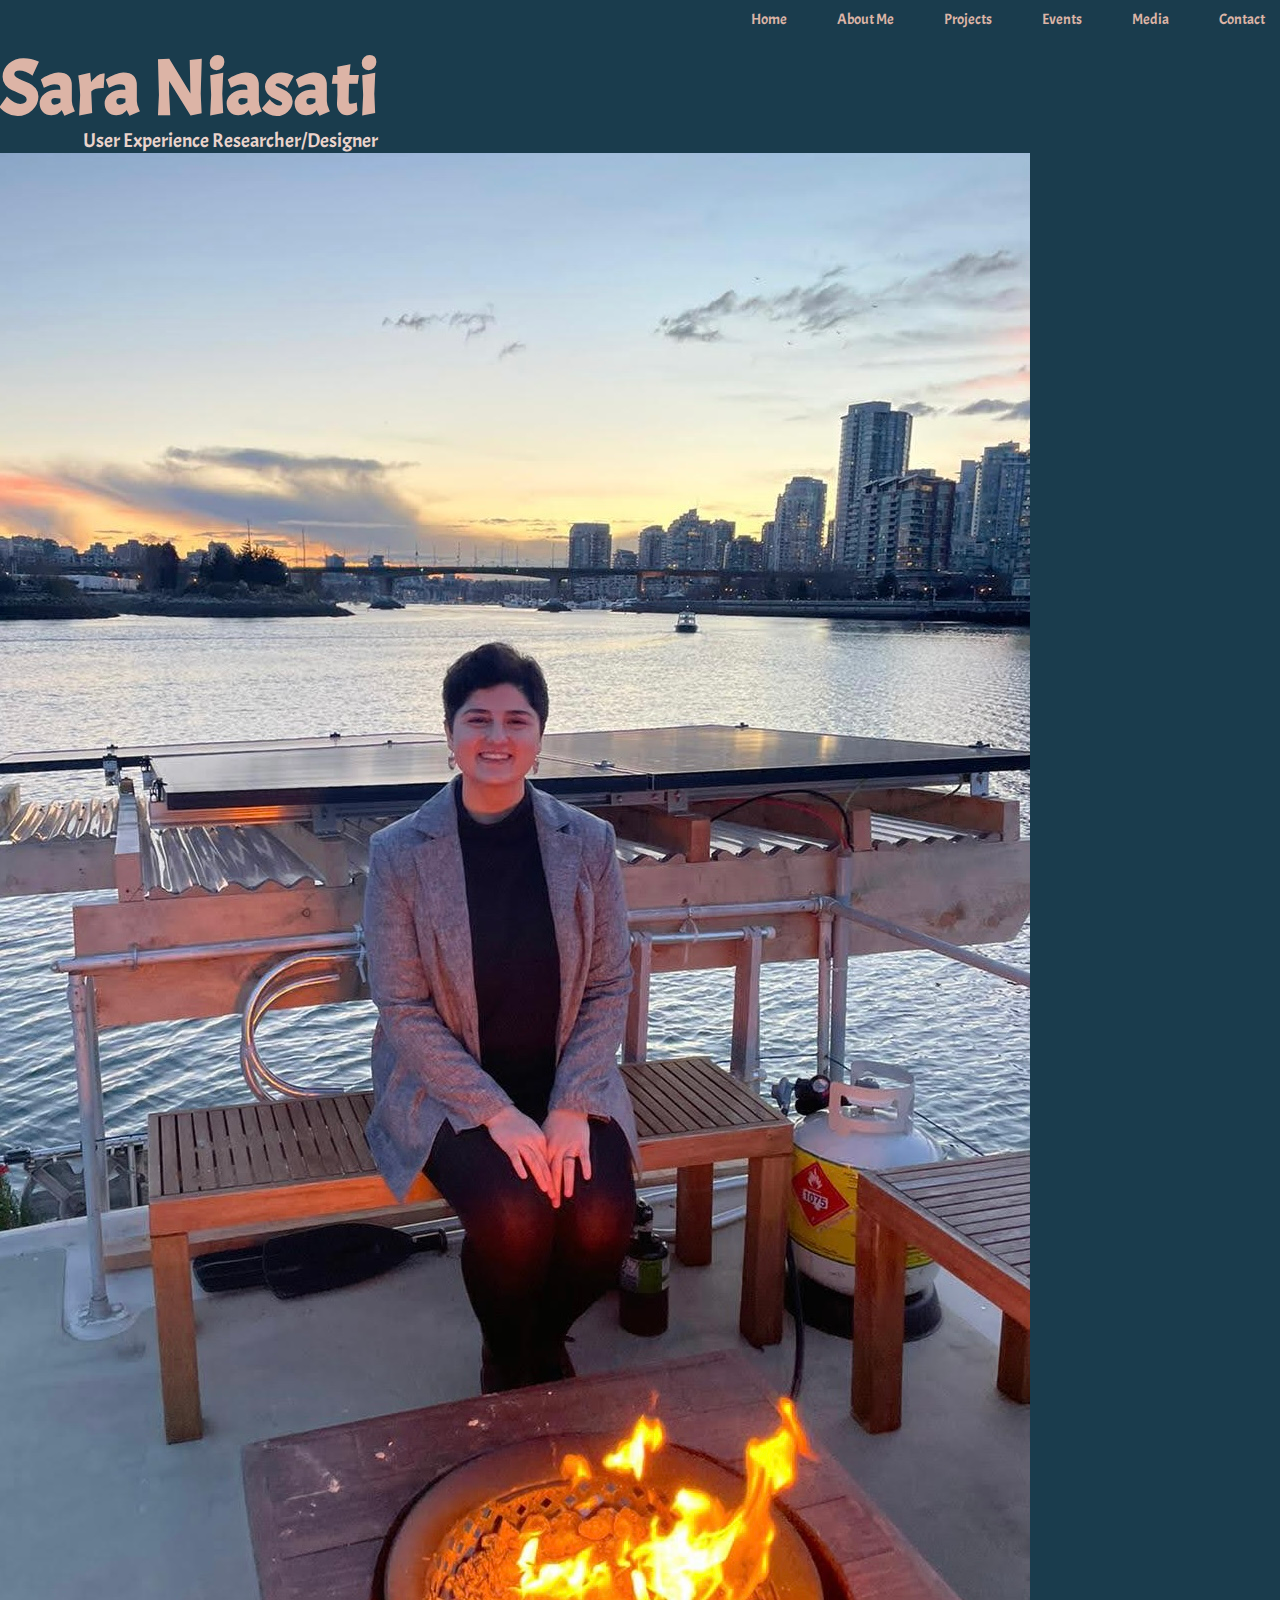
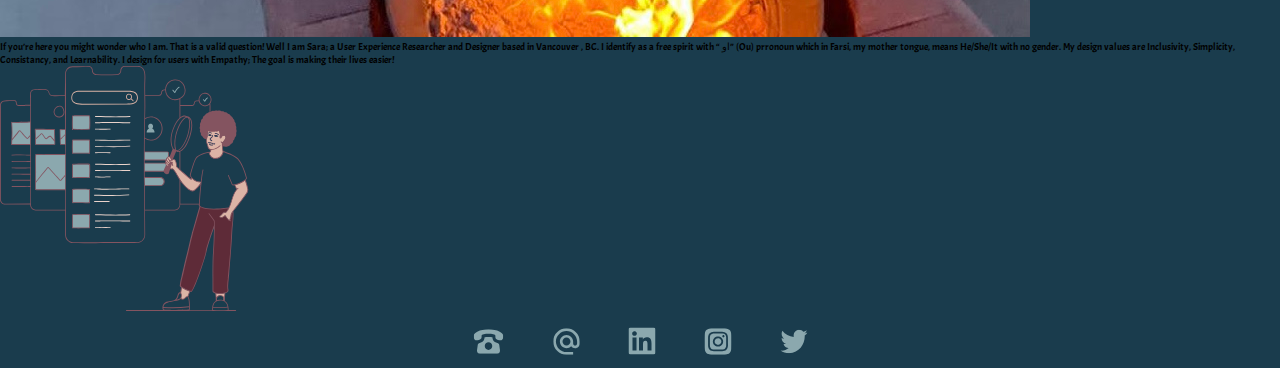
<file: index.html>
<!DOCTYPE html>
<html lang="en">

<head>
    <meta charset="UTF-8">
    <meta http-equiv="X-UA-Compatible" content="IE=edge">
    <meta name="viewport" content="width=device-width, initial-scale=1.0">
    <script defer src="main.js"></script>
    <link rel="stylesheet" href="Home.css">
    <link rel="preconnect" href="https://fonts.googleapis.com">
    <link rel="preconnect" href="https://fonts.gstatic.com" crossorigin>
    <link href="https://fonts.googleapis.com/css2?family=Acme&display=swap" rel="stylesheet">
    <title>Sara Niasati</title>
</head>

<body>
    <header class="header">
        <nav class="navbar">
            <ul class="nav-menu">
                <li class="nav-item">
                    <a href="#" class="nav-link">Home</a>
                </li>
                <li class="nav-item">
                    <a href="#" class="nav-link">About Me</a>
                </li>
                <li class="nav-item">
                    <a href="#" class="nav-link">Projects</a>
                </li>
                <li class="nav-item">
                    <a href="#" class="nav-link">Events</a>
                </li>
                <li class="nav-item">
                    <a href="#" class="nav-link">Media</a>
                </li>
                <li class="nav-item">
                    <a href="#" class="nav-link">Contact</a>
                </li>
            </ul>
            <div class="hamburger">
                <span class="bar"></span>
                <span class="bar"></span>
                <span class="bar"></span>
            </div>
        </nav>
    </header>
    <div class="big-wrapper">
        <div class="small-wrapper">
            <h1 class="pink-title">Sara Niasati</h1>
            <p class="yellow-text"> User Experience Researcher/Designer</p>
        </div>
    </div>
    <div class="introduction">
        <div class="banner">
            <div class="banner-item">
                <img src="/media/IMG_7860.JPG" alt="">
            </div>
            <div class="banner-item"> If you’re here you might wonder who I am. That is a valid question!
                Well I am Sara;  a User Experience Researcher and Designer based in Vancouver , BC. I  identify as a free spirit with “ او” (Ou) prronoun which in Farsi, my mother tongue, means He/She/It with no gender. 
                My design values are Inclusivity,  Simplicity, Consistancy,  and Learnability. I design for users with Empathy; The goal is making their lives easier!</div>
            <div class="banner-item"> <svg width="249" height="245" viewBox="0 0 249 245" fill="none" xmlns="http://www.w3.org/2000/svg">
                <g clip-path="url(#clip0_68_1309)">
                <path d="M214.39 159.441C214.39 159.441 208.138 177.414 207.318 180.533C206.497 183.652 205.638 188.179 204.14 192.98C202.643 197.781 198.28 211.269 195.766 216.972C193.253 222.676 192.263 225.18 191.26 225.494C190.258 225.809 180.738 221.609 180.36 219.845C180.126 218.71 188.044 185.649 193.917 162.08C197.316 148.484 200.064 140.605 200.064 140.605C200.064 140.605 201.366 141.713 207.644 142.766C213.921 143.82 228.975 141.877 228.975 141.877C228.975 141.877 226.996 145.762 225.876 146.241C224.756 146.719 224.183 145.912 223.662 146.241C223.141 146.569 221.591 148.689 221.123 149.127C220.654 149.565 219.612 149.948 219.625 150.194C219.717 150.5 219.887 150.774 220.117 150.986C220.346 151.198 220.626 151.34 220.927 151.398C222.043 151.354 223.12 150.953 224.014 150.249C224.6 149.77 225.029 149.373 225.029 149.373C225.029 149.373 228.65 154.092 229.405 154.42C230.161 154.749 230.851 150.659 230.968 149.756C231.094 148.102 231.816 146.561 232.987 145.447C232.987 145.447 231.411 178.905 230.447 189.506C229.483 200.107 228.038 222.334 228.077 223.306C228.116 224.277 228.546 225.781 226.202 226.411C223.857 227.04 215.47 229.051 213.035 225.193C213.035 225.193 213.322 192.898 213.309 188.658C213.283 185.197 214.22 182.065 214.39 159.441Z" fill="#5E2B38"/>
                <path d="M234.68 118.761C238.527 118.102 242.155 116.436 245.228 113.918C246.267 116.824 247.137 119.793 247.833 122.809C248.115 123.962 247.956 125.184 247.39 126.215C246.804 127.132 240.983 135.079 237.987 138.936C234.992 142.794 231.476 146.788 231.215 148.142C230.955 149.496 230.395 154.202 229.379 154.284C228.363 154.366 225.472 149.113 225.095 149.401C224.717 149.688 222.698 151.644 221.331 151.534C219.963 151.425 219.299 150.385 219.833 150.057C220.683 149.612 221.423 148.966 221.995 148.169C222.315 147.635 222.749 147.185 223.261 146.856C223.774 146.526 224.352 146.325 224.951 146.268C225.85 146.378 226.006 146.378 226.462 145.981C228.962 142.421 230.788 138.391 231.841 134.108C232.831 130.2 234.563 126.543 236.933 123.357L234.68 118.761Z" fill="#DCB4A6"/>
                <path d="M144.26 85.8774H167.441C167.735 85.8916 168.012 86.025 168.213 86.2496C168.415 86.4742 168.526 86.7724 168.522 87.0811V92.9355C168.522 93.0827 168.494 93.2285 168.439 93.364C168.384 93.4995 168.304 93.622 168.203 93.7242C168.102 93.8263 167.983 93.9061 167.852 93.9586C167.721 94.0111 167.581 94.0353 167.441 94.0298H144.26V85.8774Z" fill="#8BA8AE"/>
                <path d="M168.522 97.1211H144.273V105.274H168.522V97.1211Z" fill="#8BA8AE"/>
                <path d="M200.976 117.105C200.976 117.105 195.48 124.806 193.162 125.025C190.844 125.244 187.432 122.946 184.723 119.814C182.245 117.068 180.061 114.045 178.211 110.8C176.388 107.517 173.406 102.593 172.572 102.811C171.739 103.03 168.926 103.14 167.91 102.1C167.186 101.165 166.682 100.063 166.438 98.8856C165.985 98.3181 165.716 97.6138 165.67 96.8749C165.761 95.9721 166.021 95.9448 166.021 95.9448C166.021 95.9448 165.566 94.8368 166.021 94.358C166.477 93.8793 166.751 93.8793 166.751 93.8793C166.751 93.8793 166.412 92.5935 166.933 92.1832C167.454 91.7728 167.78 91.8275 167.78 91.8275C167.78 91.8275 167.936 90.6922 168.874 90.6375C169.811 90.5828 171.061 92.1831 171.882 94.0571C171.882 94.0571 174.382 93.0586 175.112 94.0571C176.414 95.9584 176.492 97.9281 176.518 100.554C181.089 104.795 178.107 102.155 190.844 113.166L191.859 111.689C193.124 113.549 194.966 114.889 197.069 115.478C198.379 115.759 199.706 115.941 201.041 116.025L200.976 117.105Z" fill="#DCB4A6"/>
                <path d="M181.636 221.254L180.777 227.108C181.237 227.696 181.473 228.441 181.441 229.201C181.357 230.265 181.2 231.321 180.972 232.361C181.316 232.732 181.753 232.994 182.232 233.115C182.712 233.236 183.214 233.212 183.681 233.045C185.283 232.457 186.194 230.624 187.028 230.651C187.861 230.678 187.809 230.815 187.809 230.815L189.867 225.234C189.867 225.234 183.017 222.43 181.636 221.254Z" fill="#DCB4A6"/>
                <path d="M216.799 234.522L216.395 235.014L215.627 227.108C218.711 227.704 221.878 227.639 224.938 226.917L224.261 235.014L223.584 234.7C223.584 234.7 224.014 231.034 222.92 230.336C221.826 229.639 218.843 228.695 217.554 230.501C216.265 232.306 216.33 233.305 216.799 234.522Z" fill="#DCB4A6"/>
                <path d="M222.581 69.723L219.39 63.6086L207.943 64.443C207.943 64.443 207.526 68.4508 207.383 69.1895C207.425 70.137 207.232 71.0797 206.823 71.9252C206.029 73.7992 206.823 76.9315 207.031 77.5608C207.24 78.19 207.839 79.8314 208.217 81.3771C208.594 82.9227 210.821 83.5109 210.821 83.5109C210.883 84.3763 210.744 85.2444 210.417 86.0414C209.923 86.9169 208.998 86.1782 208.998 86.1782C208.998 86.1782 209.883 92.8944 216.213 92.3062C217.905 92.2622 219.527 91.5892 220.791 90.407C222.055 89.2248 222.878 87.61 223.115 85.8499C222.438 84.4821 222.216 77.3556 222.282 76.5759C222.471 76.585 222.66 76.5506 222.836 76.475C223.011 76.3994 223.169 76.2844 223.297 76.1382C224.391 75.0302 224.209 74.401 225.303 73.3204C226.397 72.2398 226.202 67.9311 222.581 69.723ZM209.753 70.0786C209.461 70.0899 209.174 69.9976 208.937 69.8165C208.701 69.6353 208.53 69.3759 208.451 69.0801C208.451 69.0801 208.724 68.3688 209.883 68.656C211.043 68.9433 211.082 69.5588 211.082 69.5588C210.925 69.7623 210.719 69.9179 210.485 70.0094C210.251 70.1008 209.999 70.1247 209.753 70.0786ZM214.455 69.9555C214.455 69.9555 214.637 69.5041 215.614 69.34C216.59 69.1758 217.815 70.4753 217.815 70.4753C217.815 70.4753 215.301 71.6516 214.455 69.9555Z" fill="#DCB4A6"/>
                <path d="M144.286 111.566H160.2C161.236 111.566 162.23 111.998 162.963 112.768C163.695 113.537 164.107 114.581 164.107 115.669C164.107 116.758 163.695 117.801 162.963 118.571C162.23 119.34 161.236 119.773 160.2 119.773H144.846L144.286 111.566Z" fill="#8BA8AE"/>
                <path d="M65.5345 88.5036C53.9699 88.5036 45.1532 88.7909 35.7245 88.5036C35.2035 94.3717 35.7245 100.527 35.6072 106.45C35.6072 111.921 35.3728 117.393 35.4379 122.864C35.4139 123.049 35.4506 123.237 35.5421 123.398C35.6421 123.505 35.7657 123.585 35.902 123.63C36.0382 123.675 36.183 123.685 36.3235 123.657C44.3979 123.575 44.6974 123.767 65.5345 123.767V88.5036Z" fill="#8BA8AE"/>
                <path d="M65.3521 63.6907C64.9745 63.6907 59.9866 63.6907 59.9866 63.5266C59.9866 64.8944 60.221 78.3541 60.4033 78.3541H65.5344L65.3521 63.6907Z" fill="#8BA8AE"/>
                <path d="M30.5152 56.0444C27.2464 56.1812 24.1729 56.4411 20.9041 56.4274C20.1487 56.4274 11.6706 56.4274 11.6576 56.3043C12.2155 63.6814 12.1675 71.0952 11.5143 78.4636C13.6762 78.4636 24.5375 78.4636 30.5152 78.4636V56.0444Z" fill="#8BA8AE"/>
                <path d="M54.5039 63.4308C48.5392 63.636 35.2296 63.0478 35.2296 63.4308C35.2296 66.1666 35.5551 68.6424 35.5291 71.3507C35.5291 73.7034 35.5291 76.0698 35.5291 78.4225H54.7643C55.0508 78.4225 54.7643 71.6653 54.7643 71.2003C54.7643 70.7352 54.4518 63.4308 54.5039 63.4308Z" fill="#8BA8AE"/>
                <path d="M89.6014 63.0752C89.1977 63.5676 72.8275 63.4582 72.554 63.0752C72.274 58.6939 72.274 54.2978 72.554 49.9165C72.8536 49.766 89.3279 49.5608 89.6014 49.9165C89.8749 50.2721 89.9921 62.5828 89.6014 63.0752Z" fill="#8BA8AE"/>
                <path d="M89.6013 87.2862C89.4971 87.4093 84.8348 87.1905 80.2767 87.1631C76.487 87.1631 72.6712 87.341 72.554 87.2862C72.3196 82.9034 72.3196 78.5103 72.554 74.1275C72.7754 73.9633 89.4841 73.8539 89.6013 74.1275C89.7185 74.401 89.7837 87.04 89.6013 87.2862Z" fill="#8BA8AE"/>
                <path d="M89.6014 111.566C89.393 112.003 85.3558 111.443 81.0842 111.566C76.8126 111.689 72.6452 111.894 72.554 111.566C72.3847 111.005 72.6322 98.612 72.554 98.4069C72.4759 98.2017 89.1846 97.9281 89.6014 98.4069C90.0181 98.8856 89.7967 111.06 89.6014 111.566Z" fill="#8BA8AE"/>
                <path d="M89.6013 136.693C89.6013 137.172 80.2116 136.447 72.567 136.693V123.534C72.567 122.891 89.6013 123.001 89.6013 123.534V136.693Z" fill="#8BA8AE"/>
                <path d="M89.6014 161.903C89.6014 161.903 72.8666 162.176 72.554 161.903C72.2415 161.629 72.6973 149.072 72.554 148.744C72.4108 148.416 89.3279 147.992 89.6014 148.744C89.8749 149.496 89.6014 161.903 89.6014 161.903Z" fill="#8BA8AE"/>
                <path d="M35.0993 71.3097C35.0993 75.3039 35.0993 77.2872 35.0993 78.3952C35.0993 78.5113 35.1432 78.6226 35.2214 78.7047C35.2996 78.7868 35.4056 78.8329 35.5161 78.8329C49.4118 78.8329 53.3839 78.8329 54.569 78.8329C55.0248 78.8329 55.1941 78.8329 55.2723 78.0806C55.4546 76.3845 55.0769 71.5696 54.9337 63.9507C54.9373 63.8257 54.9165 63.7013 54.8726 63.5851C54.8287 63.4688 54.7627 63.3633 54.6785 63.2749C54.5943 63.1864 54.4938 63.1171 54.3832 63.071C54.2725 63.0249 54.154 63.0031 54.035 63.0069C51.4304 63.0889 48.8258 63.0069 46.2211 63.0069C35.9198 62.829 34.7998 62.6922 34.7998 63.4309C34.8389 66.0845 35.1384 68.6424 35.0993 71.3097ZM54.4388 77.9575H35.9328V73.553C35.9328 73.553 40.6993 68.9023 40.8426 68.7382C41.4026 68.0953 41.5979 67.8764 41.9495 68.3004C42.7147 69.2177 43.4279 70.1814 44.0853 71.1866C44.404 71.7268 44.775 72.2311 45.1923 72.6913C46.0388 73.553 46.677 73.0469 47.1849 72.6913C47.5696 72.4074 47.9392 72.1014 48.2918 71.7748C48.7389 71.3315 49.254 70.9708 49.8155 70.7079C50.3234 70.53 50.61 70.831 51.1179 71.5423C51.4044 71.9253 51.222 71.6927 54.4127 75.4817C54.4778 76.9179 54.4648 77.6292 54.4388 77.9575ZM54.0871 63.8823C54.0871 64.5252 54.3737 73.3341 54.3997 74.0454L51.7951 70.9404C51.3132 70.2975 50.636 69.4084 49.529 69.8188C48.5814 70.3119 47.7045 70.9427 46.9244 71.6927C46.169 72.2399 46.13 72.4724 45.7132 72.062C45.113 71.2962 44.5522 70.4971 44.0332 69.6683C42.4184 67.5481 41.8844 66.1666 40.1263 68.1363C39.7486 68.5603 40.1263 68.1363 35.8286 72.3493C35.8286 67.2472 35.6333 67.3293 35.5551 63.7865C38.4072 63.6087 48.6044 64.0464 54.0871 63.8823Z" fill="#845460"/>
                <path d="M72.3717 49.5198C72.2427 49.6029 72.1494 49.7353 72.1112 49.8891C71.955 50.532 71.7726 62.6922 72.2154 63.3351C72.3587 63.5403 72.4498 63.6634 75.8098 63.7591C76.6824 63.7591 89.3279 64.1011 89.927 63.3488C90.526 62.5964 90.3697 50.231 89.927 49.6702C89.4842 49.1094 72.5019 49.4514 72.3717 49.5198ZM89.3018 62.7332C83.8579 63.0478 78.4017 63.0478 72.9577 62.7332C72.7624 61.1328 72.7494 52.0229 72.9577 50.3405C74.9503 50.2037 87.4656 50.0806 89.3018 50.3405C89.5211 54.4686 89.508 58.6067 89.2628 62.7332H89.3018Z" fill="#845460"/>
                <path d="M80.2767 87.6008C88.9502 87.6008 89.6144 87.9701 89.9269 87.6008C90.4218 86.9306 90.0051 74.0044 89.9269 73.9223C89.8506 73.804 89.7341 73.7209 89.6013 73.6897C89.4711 73.6897 72.8926 73.3615 72.2935 73.7855C71.6944 74.2095 72.046 86.7938 72.046 86.9442C72.1762 88.2164 71.8768 87.5871 80.2767 87.6008ZM72.9186 74.5241C74.9242 74.4284 87.2441 74.319 89.2237 74.5241C89.3278 76.2613 89.3278 85.1524 89.2237 86.8348C88.7288 86.8348 81.1231 86.6707 79.6906 86.6707C76.565 86.6707 74.1558 86.7938 72.9056 86.8075C72.7624 85.084 72.7754 76.275 72.9186 74.5241Z" fill="#845460"/>
                <path d="M72.3326 97.9555C72.1633 98.0649 72.0591 98.2153 72.1373 98.4068C72.2154 99.1181 71.9419 110.95 72.1373 111.634C72.2936 112.099 72.4368 112.14 77.1773 111.99C87.3874 111.675 89.5363 112.619 89.966 111.689C89.966 111.607 90.5911 98.8582 89.966 98.0102C89.3409 97.1621 72.4498 97.8871 72.3326 97.9555ZM89.2628 111.196C88.3381 111.333 85.3558 110.991 81.8786 110.991C80.2507 110.991 73.9605 111.251 72.9838 111.155C72.8926 109.432 73.0489 100.39 72.9838 98.7215C75.1977 98.5436 87.5698 98.3932 89.2498 98.7215C89.4484 102.877 89.4397 107.041 89.2237 111.196H89.2628Z" fill="#845460"/>
                <path d="M72.58 137.145C80.3939 136.83 89.2106 137.719 89.8748 137.035C90.0832 136.83 90.0181 137.774 90.0181 123.534C90.0181 123.069 90.0181 122.659 80.5112 122.659C78.3623 122.659 76.4088 122.659 75.0023 122.755C72.4758 122.878 72.1503 123.028 72.1503 123.534C72.1503 137.774 72.1503 136.816 72.2675 137.008C72.3537 137.09 72.464 137.138 72.58 137.145ZM72.9838 123.822C78.3774 123.425 83.7909 123.425 89.1846 123.822V136.365C87.7781 136.515 80.2637 136.187 76.7605 136.187C75.1065 136.187 73.674 136.187 72.9838 136.187V123.822Z" fill="#845460"/>
                <path d="M89.0804 148.101C87.5176 147.868 72.7493 147.732 72.2284 148.457C72.1242 148.593 72.0852 148.703 72.1503 148.84C72.2154 148.976 72.1503 151.37 72.1503 153.545C72.0461 158.757 72.0461 160.808 72.0461 161.588C72.0461 162.368 72.2154 162.286 72.7754 162.34C75.1326 162.587 84.6786 162.422 89.5753 162.34C89.6294 162.342 89.6833 162.333 89.7338 162.312C89.7843 162.292 89.8303 162.261 89.8692 162.221C89.9081 162.182 89.939 162.134 89.9601 162.082C89.9812 162.029 89.9921 161.973 89.992 161.916C89.992 158.975 90.2395 149.359 89.992 148.593C89.8878 148.293 89.5753 148.183 89.0804 148.101ZM89.1846 161.465C83.1549 161.561 74.4814 161.643 72.9056 161.465C72.7624 159.755 73.0489 150.714 72.9968 149.017C75.2107 148.703 87.6088 148.511 89.2237 149.017C89.3539 150.235 89.2758 156.992 89.1846 161.465Z" fill="#845460"/>
                <path d="M131.484 24.9668C129.348 24.6658 132.304 24.789 80.4069 24.8026C77.4636 24.8026 72.5929 24.8026 71.499 29.8911C71.0562 32.0249 71.499 34.9111 73.0748 36.2926C75.4711 38.3444 78.5315 38.6316 81.5268 38.6316L126.275 38.5359C129.674 38.5359 133.906 38.659 136.237 36.2516C136.798 35.6264 137.233 34.8885 137.515 34.0821C137.797 33.2757 137.921 32.4177 137.878 31.5598C137.878 27.7572 135.782 25.6097 131.484 24.9668ZM126.275 37.6605C126.275 37.6605 85.9026 37.6605 82.2561 37.7425C79.1827 37.7425 75.979 37.6468 73.5827 35.6087C72.2804 34.4734 71.9288 31.9018 72.2804 30.1373C73.1139 26.0337 76.7343 25.7328 80.3678 25.7328C80.3678 25.7328 127.811 25.637 129.596 25.7328C133.789 25.9653 136.993 27.2101 136.993 31.6145C137.032 37.4416 131.862 37.7015 126.288 37.7015L126.275 37.6605Z" fill="#DCB4A6"/>
                <path d="M133.463 34.4323L131.471 32.5994C131.901 31.9399 132.077 31.1337 131.964 30.3432C131.85 29.5528 131.456 28.8368 130.86 28.3397C130.264 27.8425 129.511 27.601 128.752 27.664C127.993 27.7269 127.286 28.0895 126.771 28.6788C126.257 29.268 125.974 30.0401 125.981 30.8395C125.987 31.6388 126.281 32.406 126.804 32.9864C127.328 33.5669 128.041 33.9174 128.801 33.9674C129.56 34.0175 130.31 33.7632 130.898 33.256C133.125 35.2941 132.969 35.212 133.177 35.212C133.262 35.2103 133.345 35.1819 133.415 35.1304C133.485 35.079 133.539 35.0069 133.569 34.9232C133.6 34.8396 133.607 34.7482 133.588 34.6608C133.569 34.5734 133.526 34.4939 133.463 34.4323ZM126.835 30.8622C126.837 30.4977 126.923 30.1391 127.085 29.8168C127.247 29.4945 127.481 29.2179 127.766 29.0104C128.051 28.8029 128.38 28.6707 128.724 28.6248C129.069 28.5789 129.418 28.6208 129.744 28.7469C130.07 28.8729 130.362 29.0795 130.595 29.3491C130.829 29.6187 130.997 29.9434 131.086 30.2958C131.175 30.6482 131.182 31.0179 131.106 31.3736C131.03 31.7293 130.874 32.0606 130.65 32.3395C130.364 32.6968 129.98 32.9527 129.55 33.0723C129.12 33.1919 128.666 33.1694 128.249 33.0079C127.832 32.8464 127.472 32.5537 127.219 32.1697C126.966 31.7858 126.832 31.3292 126.835 30.8622Z" fill="#DCB4A6"/>
                <path d="M95.3576 50.915C106.532 50.915 112.939 51.7631 129.908 50.915C129.97 50.9264 130.033 50.9235 130.094 50.9064C130.155 50.8894 130.211 50.8586 130.259 50.8162C130.307 50.7738 130.346 50.7209 130.372 50.6612C130.399 50.6014 130.412 50.5363 130.412 50.4704C130.412 50.4045 130.399 50.3394 130.372 50.2797C130.346 50.22 130.307 50.1671 130.259 50.1247C130.211 50.0823 130.155 50.0515 130.094 50.0344C130.033 50.0174 129.97 50.0145 129.908 50.0259C112.77 50.8603 107.026 50.0259 95.3967 50.0259C95.3408 50.0259 95.2856 50.0376 95.2341 50.0605C95.1827 50.0833 95.1362 50.1168 95.0973 50.1589C95.0584 50.201 95.028 50.2509 95.0078 50.3056C94.9877 50.3603 94.9782 50.4187 94.9799 50.4773C94.9795 50.5866 95.018 50.6921 95.0879 50.7731C95.1578 50.8541 95.254 50.9047 95.3576 50.915Z" fill="#EAD3CB"/>
                <path d="M129.934 56.3317C120.818 56.3317 106.492 55.9077 99.6293 56.2086C98.2228 56.2086 96.7772 56.3317 95.3577 56.3317C95.2471 56.3317 95.1411 56.3778 95.063 56.4599C94.9848 56.542 94.9409 56.6533 94.9409 56.7694C94.9392 56.828 94.9487 56.8864 94.9688 56.9411C94.989 56.9958 95.0194 57.0457 95.0583 57.0878C95.0971 57.1299 95.1437 57.1634 95.1951 57.1862C95.2465 57.2091 95.3018 57.2208 95.3577 57.2208C100.918 57.2208 98.5353 56.8104 112.704 57.0156C112.704 57.0156 125.728 57.2208 129.934 57.2208C130.048 57.2208 130.157 57.1732 130.238 57.0886C130.319 57.0039 130.364 56.8891 130.364 56.7694C130.364 56.7107 130.353 56.6527 130.331 56.5987C130.309 56.5447 130.277 56.4958 130.237 56.455C130.197 56.4141 130.15 56.3822 130.098 56.361C130.046 56.3398 129.99 56.3299 129.934 56.3317Z" fill="#EAD3CB"/>
                <path d="M95.3577 63.5129C99.5641 63.5129 98.7307 63.9369 106.089 63.636C107.391 63.5676 108.837 63.5129 110.204 63.5129C110.315 63.5129 110.421 63.4668 110.499 63.3847C110.577 63.3026 110.621 63.1913 110.621 63.0752C110.621 62.9591 110.577 62.8477 110.499 62.7657C110.421 62.6836 110.315 62.6375 110.204 62.6375C108.824 62.6375 107.417 62.6375 106.063 62.7469C98.5874 63.0478 99.4469 62.6375 95.3577 62.6375C95.2471 62.6375 95.1411 62.6836 95.063 62.7657C94.9848 62.8477 94.9409 62.9591 94.9409 63.0752C94.9409 63.1913 94.9848 63.3026 95.063 63.3847C95.1411 63.4668 95.2471 63.5129 95.3577 63.5129Z" fill="#EAD3CB"/>
                <path d="M95.3577 148.32C95.2471 148.32 95.1411 148.366 95.063 148.448C94.9848 148.53 94.9409 148.641 94.9409 148.758C94.9409 148.874 94.9848 148.985 95.063 149.067C95.1411 149.149 95.2471 149.195 95.3577 149.195C106.805 149.195 113.017 150.043 129.908 149.195C130.008 149.177 130.098 149.122 130.163 149.041C130.228 148.96 130.263 148.857 130.263 148.751C130.263 148.645 130.228 148.542 130.163 148.461C130.098 148.379 130.008 148.325 129.908 148.306C113.017 149.154 106.662 148.32 95.3577 148.32Z" fill="#EAD3CB"/>
                <path d="M129.934 154.612C121.143 154.612 106.492 154.188 99.6683 154.489C98.2618 154.489 96.7902 154.612 95.3577 154.612C95.2471 154.612 95.1411 154.658 95.063 154.74C94.9848 154.822 94.9409 154.934 94.9409 155.05C94.9392 155.108 94.9487 155.167 94.9688 155.221C94.989 155.276 95.0194 155.326 95.0583 155.368C95.0971 155.41 95.1437 155.444 95.1951 155.467C95.2465 155.489 95.3018 155.501 95.3577 155.501C100.762 155.501 98.9521 155.077 112.704 155.296C112.704 155.296 125.728 155.501 129.934 155.501C130.048 155.501 130.157 155.454 130.238 155.369C130.319 155.284 130.364 155.169 130.364 155.05C130.364 154.991 130.353 154.933 130.331 154.879C130.309 154.825 130.277 154.776 130.237 154.735C130.197 154.694 130.15 154.663 130.098 154.641C130.046 154.62 129.99 154.61 129.934 154.612Z" fill="#EAD3CB"/>
                <path d="M110.204 160.918C107.313 160.918 104.135 161.178 101.4 161.137C99.3818 161.137 97.3763 160.918 95.3577 160.918C95.3029 160.918 95.2487 160.929 95.1982 160.951C95.1476 160.973 95.1017 161.005 95.063 161.046C95.0243 161.087 94.9936 161.135 94.9726 161.188C94.9517 161.241 94.9409 161.298 94.9409 161.356C94.9409 161.413 94.9517 161.47 94.9726 161.523C94.9936 161.576 95.0243 161.624 95.063 161.665C95.1017 161.706 95.1476 161.738 95.1982 161.76C95.2487 161.782 95.3029 161.793 95.3577 161.793C99.3688 161.793 98.6786 162.217 106.063 161.916C107.365 161.916 108.837 161.793 110.204 161.793C110.315 161.793 110.421 161.747 110.499 161.665C110.577 161.583 110.621 161.472 110.621 161.356C110.621 161.239 110.577 161.128 110.499 161.046C110.421 160.964 110.315 160.918 110.204 160.918Z" fill="#EAD3CB"/>
                <path d="M129.934 73.6897C120.011 73.6897 112.079 74.1001 100.853 73.8402C99.0432 73.8402 97.2069 73.6213 95.3446 73.6897C95.2341 73.6897 95.1281 73.7358 95.0499 73.8179C94.9718 73.9 94.9279 74.0113 94.9279 74.1274C94.9279 74.2435 94.9718 74.3549 95.0499 74.437C95.1281 74.519 95.2341 74.5651 95.3446 74.5651C97.1027 74.5651 98.965 74.6883 100.814 74.7293C113.121 75.0029 120.662 74.5651 129.908 74.5651C130.019 74.5651 130.125 74.519 130.203 74.437C130.281 74.3549 130.325 74.2435 130.325 74.1274C130.325 74.0113 130.281 73.9 130.203 73.8179C130.125 73.7358 130.019 73.6897 129.908 73.6897H129.934Z" fill="#EAD3CB"/>
                <path d="M95.3577 80.871C106.831 80.871 113.942 81.7327 129.83 80.529C129.939 80.5186 130.041 80.4646 130.113 80.3781C130.186 80.2917 130.224 80.1792 130.221 80.064C130.217 80.0052 130.203 79.9477 130.178 79.895C130.153 79.8422 130.118 79.7953 130.076 79.757C130.033 79.7187 129.984 79.6898 129.93 79.672C129.877 79.6543 129.821 79.648 129.765 79.6536C114.137 80.8436 106.571 79.9819 95.3577 79.9819C95.3018 79.9819 95.2465 79.9936 95.1951 80.0165C95.1437 80.0393 95.0971 80.0728 95.0583 80.1149C95.0194 80.157 94.989 80.2069 94.9688 80.2616C94.9487 80.3163 94.9392 80.3747 94.9409 80.4333C94.9409 80.4908 94.9517 80.5477 94.9726 80.6008C94.9936 80.6539 95.0243 80.7021 95.063 80.7428C95.1017 80.7834 95.1476 80.8157 95.1982 80.8377C95.2487 80.8597 95.3029 80.871 95.3577 80.871Z" fill="#EAD3CB"/>
                <path d="M95.3577 87.1632C97.5325 87.1632 99.8246 87.0537 101.869 87.0811C104.63 87.0811 107.404 87.1632 110.165 87.1632C110.276 87.1632 110.382 87.117 110.46 87.035C110.538 86.9529 110.582 86.8415 110.582 86.7254C110.582 86.6093 110.538 86.498 110.46 86.4159C110.382 86.3338 110.276 86.2877 110.165 86.2877H95.3577C95.2471 86.2877 95.1411 86.3338 95.063 86.4159C94.9848 86.498 94.9409 86.6093 94.9409 86.7254C94.9409 86.8415 94.9848 86.9529 95.063 87.035C95.1411 87.117 95.2471 87.1632 95.3577 87.1632Z" fill="#EAD3CB"/>
                <path d="M95.3576 98.7078C106.427 98.7078 113.16 99.5559 129.908 98.7078C129.97 98.7192 130.033 98.7163 130.094 98.6992C130.155 98.6822 130.211 98.6514 130.259 98.609C130.307 98.5666 130.346 98.5137 130.372 98.454C130.399 98.3943 130.412 98.3292 130.412 98.2633C130.412 98.1974 130.399 98.1322 130.372 98.0725C130.346 98.0128 130.307 97.9599 130.259 97.9175C130.211 97.8751 130.155 97.8443 130.094 97.8273C130.033 97.8102 129.97 97.8073 129.908 97.8187C112.978 98.6531 106.857 97.8187 95.3967 97.8187C95.2861 97.8187 95.1801 97.8648 95.102 97.9469C95.0238 98.029 94.9799 98.1403 94.9799 98.2564C94.9799 98.3725 95.0238 98.4838 95.102 98.5659C95.1801 98.648 95.2861 98.6941 95.3967 98.6941L95.3576 98.7078Z" fill="#EAD3CB"/>
                <path d="M129.934 104.124C121.013 104.124 106.414 103.7 99.6162 104.001C98.2228 104.001 96.7772 104.124 95.3577 104.124C95.3018 104.124 95.2465 104.136 95.1951 104.159C95.1437 104.182 95.0971 104.215 95.0583 104.258C95.0194 104.3 94.989 104.349 94.9688 104.404C94.9487 104.459 94.9392 104.517 94.9409 104.576C94.9409 104.692 94.9848 104.803 95.063 104.885C95.1411 104.967 95.2471 105.014 95.3577 105.014C100.684 105.014 98.7307 104.603 112.704 104.808C112.704 104.808 125.597 105.014 129.934 105.014C129.99 105.015 130.046 105.005 130.098 104.984C130.15 104.963 130.197 104.931 130.237 104.89C130.277 104.85 130.309 104.801 130.331 104.747C130.353 104.693 130.364 104.635 130.364 104.576C130.364 104.456 130.319 104.341 130.238 104.257C130.157 104.172 130.048 104.124 129.934 104.124Z" fill="#EAD3CB"/>
                <path d="M98.4571 111.429C104.148 111.73 105.659 111.306 110.178 111.306C110.288 111.306 110.394 111.26 110.473 111.178C110.551 111.095 110.595 110.984 110.595 110.868C110.595 110.752 110.551 110.641 110.473 110.559C110.394 110.476 110.288 110.43 110.178 110.43C107.196 110.43 104.656 110.677 101.374 110.649C99.3427 110.649 97.3892 110.43 95.3315 110.43C95.221 110.43 95.115 110.476 95.0369 110.559C94.9587 110.641 94.9148 110.752 94.9148 110.868C94.9148 110.984 94.9587 111.095 95.0369 111.178C95.115 111.26 95.221 111.306 95.3315 111.306C96.3864 111.306 97.4413 111.374 98.4571 111.429Z" fill="#EAD3CB"/>
                <path d="M94.4199 123.37C95.5796 123.336 96.7401 123.363 97.8971 123.452C106.675 123.89 121.69 123.37 128.983 123.37C129.083 123.352 129.173 123.297 129.238 123.216C129.303 123.135 129.339 123.032 129.339 122.926C129.339 122.82 129.303 122.717 129.238 122.635C129.173 122.554 129.083 122.5 128.983 122.481C121.17 122.481 106.102 122.974 97.9362 122.563C96.7771 122.563 95.566 122.44 94.3939 122.481C94.2947 122.502 94.2059 122.56 94.1431 122.643C94.0803 122.727 94.0476 122.831 94.0507 122.937C94.0538 123.043 94.0925 123.145 94.1601 123.224C94.2276 123.304 94.3197 123.355 94.4199 123.37Z" fill="#EAD3CB"/>
                <path d="M94.4069 129.662C106.024 129.662 112.861 130.538 128.879 129.334C128.934 129.329 128.987 129.312 129.036 129.286C129.085 129.259 129.128 129.222 129.163 129.177C129.198 129.133 129.225 129.081 129.241 129.026C129.257 128.971 129.262 128.913 129.257 128.855C129.254 128.798 129.239 128.742 129.215 128.69C129.191 128.638 129.158 128.592 129.117 128.554C129.076 128.515 129.028 128.486 128.976 128.468C128.924 128.449 128.869 128.441 128.814 128.445C112.796 129.649 105.906 128.787 94.4069 128.787C94.2963 128.787 94.1903 128.833 94.1122 128.915C94.034 128.997 93.9901 129.109 93.9901 129.225C93.9901 129.341 94.034 129.452 94.1122 129.534C94.1903 129.616 94.2963 129.662 94.4069 129.662Z" fill="#EAD3CB"/>
                <path d="M100.958 135.886C100.958 135.886 106.571 135.968 109.253 135.968C109.364 135.968 109.47 135.922 109.548 135.84C109.626 135.758 109.67 135.647 109.67 135.53C109.672 135.472 109.662 135.413 109.642 135.359C109.622 135.304 109.592 135.254 109.553 135.212C109.514 135.17 109.467 135.136 109.416 135.114C109.364 135.091 109.309 135.079 109.253 135.079C106.571 135.079 100.971 134.997 100.971 134.997C98.7176 134.997 96.5688 135.079 94.459 135.079C94.4032 135.079 94.3479 135.091 94.2965 135.114C94.245 135.136 94.1985 135.17 94.1596 135.212C94.1207 135.254 94.0903 135.304 94.0702 135.359C94.05 135.413 94.0405 135.472 94.0423 135.53C94.0423 135.647 94.0862 135.758 94.1643 135.84C94.2425 135.922 94.3485 135.968 94.459 135.968C96.5818 135.968 98.7957 135.845 100.958 135.886Z" fill="#EAD3CB"/>
                <path d="M64.3755 45.6487C64.102 42.7762 62.956 40.6971 61.1067 39.9311C57.5123 38.4538 53.1365 42.5984 53.6835 46.6336C54.6472 53.6507 65.0267 52.5153 64.3755 45.6487ZM56.21 42.0376C59.2314 39.1377 63.0211 40.3551 63.542 45.7445C64.076 51.3937 55.3244 52.4743 54.517 46.5105C54.4644 45.6796 54.5892 44.8468 54.8821 44.073C55.175 43.2992 55.6286 42.6038 56.21 42.0376Z" fill="#845460"/>
                <path d="M147.086 66.6043C154.73 66.6043 154.248 66.6043 154.431 66.4675C154.472 66.4279 154.504 66.379 154.524 66.3245C154.544 66.2699 154.553 66.2112 154.548 66.1529C154.527 65.3482 154.281 64.5677 153.841 63.9086C153.402 63.2495 152.787 62.7408 152.074 62.446C152.486 62.1227 152.79 61.6714 152.944 61.1561C153.098 60.6407 153.094 60.0875 152.932 59.5749C152.77 59.0623 152.458 58.6163 152.041 58.3002C151.624 57.9842 151.123 57.8141 150.608 57.8141C150.094 57.8141 149.593 57.9842 149.176 58.3002C148.759 58.6163 148.447 59.0623 148.285 59.5749C148.123 60.0875 148.118 60.6407 148.273 61.1561C148.427 61.6714 148.731 62.1227 149.143 62.446C148.428 62.7417 147.812 63.2525 147.372 63.9143C146.932 64.5761 146.687 65.3595 146.669 66.1665C146.669 66.2826 146.713 66.394 146.791 66.476C146.869 66.5581 146.975 66.6043 147.086 66.6043Z" fill="#8BA8AE"/>
                <path d="M204.466 35.5676C204.513 35.6248 204.573 35.6683 204.64 35.6939C204.707 35.7196 204.78 35.7266 204.851 35.7142C204.921 35.7018 204.988 35.6705 205.043 35.6233C205.099 35.576 205.143 35.5145 205.169 35.4445C205.703 34.1807 206.553 33.0932 207.631 32.2985C207.73 32.2431 207.804 32.1491 207.839 32.0366C207.873 31.9241 207.863 31.8021 207.813 31.6966C207.758 31.5981 207.671 31.5242 207.568 31.4889C207.464 31.4536 207.352 31.4594 207.253 31.5051C206.134 32.221 205.231 33.2548 204.648 34.487L203.763 33.4064C203.69 33.3176 203.587 33.2626 203.476 33.2536C203.365 33.2446 203.255 33.2824 203.17 33.3586C203.085 33.4347 203.033 33.5431 203.025 33.6598C203.016 33.7766 203.052 33.8921 203.124 33.9809L204.466 35.5676Z" fill="#8BA8AE"/>
                <path d="M209.831 73.553C210.066 74.5789 211.498 75.1397 211.668 75.1944C211.72 75.2133 211.775 75.2212 211.83 75.2176C211.885 75.2141 211.939 75.1992 211.989 75.1738C212.038 75.1484 212.082 75.113 212.119 75.0696C212.156 75.0262 212.184 74.9756 212.202 74.9208C212.22 74.8661 212.227 74.8081 212.224 74.7503C212.22 74.6924 212.206 74.6359 212.182 74.5838C212.158 74.5317 212.124 74.4851 212.083 74.4467C212.041 74.4083 211.993 74.3789 211.941 74.36C211.563 74.2232 210.756 73.7855 210.639 73.3478C210.522 72.9101 210.717 72.5818 211.316 72.1441C211.796 71.886 212.199 71.4943 212.482 71.0119C212.764 70.5294 212.915 69.9748 212.918 69.4084C212.9 69.3039 212.848 69.2092 212.771 69.1409C212.694 69.0727 212.596 69.0353 212.495 69.0353C212.394 69.0353 212.296 69.0727 212.218 69.1409C212.141 69.2092 212.089 69.3039 212.071 69.4084C212.189 71.5286 209.324 71.3234 209.831 73.553Z" fill="#313553"/>
                <path d="M211.394 76.6854C211.071 76.4686 210.707 76.3271 210.328 76.2705C209.948 76.2139 209.561 76.2434 209.193 76.3571C209.081 76.2993 208.986 76.2092 208.92 76.0972C208.887 76.0512 208.845 76.0126 208.797 75.9836C208.75 75.9546 208.697 75.9357 208.643 75.9281C208.589 75.9205 208.533 75.9242 208.48 75.9392C208.427 75.9541 208.377 75.9799 208.334 76.0151C208.246 76.0858 208.188 76.1891 208.171 76.3037C208.154 76.4183 208.18 76.5354 208.243 76.6306C208.36 76.7948 208.776 77.3283 209.258 77.2325H209.389C210.027 77.1231 210.587 77.0684 210.964 77.4924C211.02 77.5547 211.091 77.5993 211.169 77.6211C211.247 77.6429 211.33 77.6409 211.407 77.6155C211.56 77.5554 211.725 77.5364 211.886 77.5603C212.048 77.5842 212.201 77.6502 212.332 77.7523C212.68 78.0813 213.113 78.2946 213.577 78.3652C214.04 78.4358 214.514 78.3606 214.936 78.149C214.985 78.122 215.028 78.0853 215.064 78.0408C215.099 77.9963 215.125 77.945 215.142 77.8897C215.158 77.8345 215.164 77.7764 215.159 77.7188C215.154 77.6611 215.138 77.6051 215.112 77.554C215.087 77.5028 215.052 77.4574 215.009 77.4204C214.967 77.3834 214.918 77.3555 214.865 77.3384C214.813 77.3212 214.758 77.3151 214.703 77.3205C214.648 77.3258 214.594 77.3423 214.546 77.3693C214.26 77.524 213.934 77.5769 213.617 77.5202C213.3 77.4634 213.009 77.3001 212.788 77.0547C212.59 76.8992 212.365 76.7866 212.126 76.7232C211.887 76.6598 211.638 76.6469 211.394 76.6854Z" fill="#313553"/>
                <path d="M212.436 78.573C210.47 78.8739 209.831 77.9848 209.831 77.9301C209.766 77.8494 209.675 77.7955 209.576 77.778C209.476 77.7605 209.373 77.7805 209.286 77.8343C209.199 77.8882 209.133 77.9726 209.099 78.0727C209.066 78.1727 209.067 78.2821 209.102 78.3815C209.403 78.7951 209.802 79.1188 210.259 79.3204C210.716 79.522 211.215 79.5944 211.707 79.5305C212.008 79.528 212.308 79.5006 212.605 79.4484C212.716 79.4248 212.813 79.3561 212.875 79.2573C212.938 79.1586 212.96 79.0379 212.937 78.9218C212.915 78.8057 212.85 78.7037 212.756 78.6383C212.661 78.5729 212.547 78.5494 212.436 78.573Z" fill="#313553"/>
                <path d="M214.819 70.1607C215.032 69.9357 215.313 69.7954 215.614 69.764C215.56 69.845 215.526 69.938 215.513 70.0356C215.5 70.1331 215.51 70.2324 215.54 70.3256C215.57 70.4187 215.621 70.503 215.688 70.5718C215.755 70.6406 215.837 70.6918 215.926 70.7215C216.278 70.7215 216.551 70.3111 216.434 69.8871C216.825 70.0617 217.185 70.302 217.502 70.5984C217.541 70.6406 217.587 70.6741 217.639 70.697C217.69 70.72 217.746 70.7318 217.802 70.7318C217.858 70.7318 217.913 70.72 217.964 70.697C218.016 70.6741 218.062 70.6406 218.101 70.5984C218.175 70.5148 218.217 70.4049 218.217 70.2906C218.217 70.1764 218.175 70.0664 218.101 69.9829C215.796 67.8627 214.194 69.5725 214.194 69.5999C214.157 69.6885 214.149 69.7873 214.169 69.8815C214.19 69.9757 214.239 70.0605 214.309 70.1233C214.379 70.1861 214.466 70.2237 214.558 70.2304C214.65 70.2371 214.742 70.2127 214.819 70.1607Z" fill="#313553"/>
                <path d="M210.821 69.6546C210.849 69.7044 210.886 69.7477 210.931 69.7818C210.975 69.8159 211.026 69.8401 211.08 69.8529C211.133 69.8657 211.189 69.8668 211.243 69.8563C211.297 69.8457 211.349 69.8236 211.394 69.7914C211.442 69.7607 211.484 69.7202 211.516 69.6723C211.549 69.6244 211.572 69.5701 211.584 69.5127C211.596 69.4552 211.597 69.3958 211.587 69.3379C211.577 69.28 211.555 69.2249 211.524 69.1758C211.216 68.6977 210.754 68.3528 210.222 68.2046C209.902 68.1433 209.573 68.1504 209.255 68.2256C208.937 68.3008 208.637 68.4426 208.373 68.6424C208.279 68.7068 208.213 68.8073 208.188 68.9223C208.164 69.0373 208.184 69.1577 208.243 69.2579C208.304 69.3565 208.4 69.426 208.509 69.4516C208.619 69.4771 208.733 69.4567 208.829 69.3947C209.031 69.2501 209.256 69.1437 209.493 69.0801C209.447 69.1554 209.419 69.2413 209.411 69.3304C209.403 69.4195 209.415 69.5094 209.447 69.5924C209.479 69.6754 209.529 69.7492 209.594 69.8076C209.659 69.866 209.736 69.9074 209.818 69.9281C209.906 69.9314 209.993 69.9121 210.071 69.8719C210.15 69.8317 210.218 69.7718 210.269 69.6975C210.321 69.6232 210.354 69.5368 210.366 69.4458C210.379 69.3549 210.369 69.2621 210.339 69.1758C210.529 69.2996 210.693 69.4624 210.821 69.6546Z" fill="#313553"/>
                <path d="M215.444 67.9721C216.239 67.384 217.697 68.574 218.192 69.0801C218.275 69.158 218.381 69.2018 218.492 69.2032C218.576 69.2053 218.658 69.1808 218.729 69.1328C218.799 69.0849 218.854 69.0158 218.886 68.9345C218.919 68.8532 218.927 68.7636 218.91 68.6773C218.893 68.591 218.852 68.5121 218.791 68.4509C218.687 68.3551 216.499 66.1118 214.963 67.2472C214.917 67.2804 214.879 67.3227 214.849 67.3716C214.819 67.4205 214.799 67.4751 214.789 67.5323C214.779 67.5894 214.781 67.648 214.792 67.7047C214.804 67.7614 214.827 67.8151 214.858 67.8627C214.89 67.9103 214.93 67.9509 214.977 67.9822C215.023 68.0134 215.075 68.0347 215.13 68.0449C215.184 68.0551 215.24 68.0539 215.294 68.0414C215.348 68.0289 215.399 68.0054 215.444 67.9721Z" fill="#313553"/>
                <path d="M208.086 67.384C208.143 67.4835 208.235 67.5562 208.341 67.5867C208.448 67.6173 208.562 67.6035 208.659 67.5481C208.659 67.5481 210.339 66.618 211.043 67.4387C211.081 67.4809 211.128 67.5144 211.179 67.5373C211.231 67.5602 211.286 67.5721 211.342 67.5721C211.398 67.5721 211.453 67.5602 211.505 67.5373C211.556 67.5144 211.603 67.4809 211.642 67.4387C211.72 67.3544 211.763 67.2416 211.763 67.1241C211.763 67.0066 211.72 66.8937 211.642 66.8095C210.496 65.4416 208.321 66.6863 208.23 66.7411C208.178 66.7719 208.134 66.8134 208.099 66.8631C208.063 66.9127 208.038 66.9695 208.025 67.0298C208.011 67.0901 208.01 67.1527 208.02 67.2136C208.031 67.2745 208.053 67.3325 208.086 67.384Z" fill="#313553"/>
                <path d="M248.263 123.247C247.686 120.108 246.836 117.031 245.723 114.055C246.869 112.92 246.961 112.167 246.961 112.031C246.968 111.985 246.968 111.939 246.961 111.894C246.817 111.347 243.509 98.3658 238.365 92.744C234.771 88.8319 225.056 85.6038 223.336 85.0566C223.052 83.5403 222.874 82.0042 222.802 80.4606C223.169 80.5403 223.55 80.4872 223.883 80.3102C224.504 80.6634 225.2 80.8416 225.906 80.8272C226.611 80.8128 227.301 80.6064 227.908 80.2281C228.532 80.17 229.131 79.9395 229.643 79.5599C230.155 79.1804 230.563 78.6653 230.825 78.0669C231.556 77.8544 232.196 77.3831 232.635 76.7326C233.074 76.0821 233.286 75.2923 233.234 74.4968C233.697 74.1584 234.082 73.7145 234.36 73.1982C234.637 72.6819 234.8 72.1065 234.836 71.5149C235.434 70.9572 235.872 70.2359 236.102 69.4315C236.332 68.6271 236.345 67.7713 236.138 66.9599C236.433 66.3397 236.593 65.6584 236.607 64.9652C236.62 64.2721 236.487 63.5845 236.216 62.9521C236.358 62.3266 236.38 61.6775 236.279 61.0432C236.179 60.4089 235.958 59.8022 235.63 59.2589C235.813 58.6236 235.813 57.9457 235.63 57.3104C235.447 56.6752 235.089 56.111 234.602 55.6888C234.614 55.1258 234.488 54.569 234.234 54.0727C233.981 53.5764 233.609 53.1577 233.156 52.8573C233.039 52.2267 232.764 51.6404 232.359 51.1593C231.953 50.6782 231.433 50.3199 230.851 50.1216C230.641 49.4604 230.257 48.8753 229.742 48.4346C229.228 47.9938 228.606 47.7156 227.947 47.6321C227.582 47.1261 227.095 46.7323 226.536 46.4916C225.977 46.251 225.367 46.1725 224.769 46.2643C224.345 45.8213 223.824 45.4938 223.252 45.3103C222.68 45.1267 222.074 45.0927 221.487 45.211C220.956 44.7814 220.32 44.5165 219.653 44.4464C218.985 44.3763 218.312 44.5038 217.71 44.8144C217.111 44.5026 216.445 44.3577 215.777 44.3936C215.109 44.4295 214.461 44.645 213.895 45.0195C213.337 44.8239 212.738 44.8026 212.169 44.958C211.6 45.1134 211.087 45.4389 210.691 45.895H210.483C210.483 38.9736 210.574 38.7684 210.183 37.6878C210.817 36.8058 211.234 35.7742 211.4 34.6831C211.566 33.5921 211.475 32.475 211.134 31.4297C210.793 30.3844 210.214 29.4429 209.446 28.6874C208.679 27.932 207.746 27.3858 206.731 27.0966C205.716 26.8074 204.649 26.7841 203.623 27.0287C202.597 27.2734 201.644 27.7784 200.847 28.4997C200.05 29.221 199.434 30.1365 199.052 31.166C198.671 32.1955 198.535 33.3077 198.658 34.405H196.587C195.872 34.405 195.186 34.7033 194.681 35.2343C194.175 35.7653 193.891 36.4855 193.891 37.2364C193.858 37.7324 193.648 38.197 193.303 38.537C192.957 38.8769 192.502 39.0671 192.029 39.0694H180.308V32.873C184.124 30.8075 185.83 27.4016 185.517 23.7768C185.061 17.7035 181.05 13.2716 174.903 13.3947C172.373 13.4479 169.958 14.5115 168.148 16.3691C166.339 18.2266 165.271 20.7385 165.162 23.3938H164.263C163.45 23.3974 162.672 23.7391 162.098 24.3441C161.525 24.9491 161.203 25.7681 161.203 26.6219C161.199 27.2435 160.962 27.8384 160.542 28.2767C160.122 28.7149 159.555 28.9609 158.963 28.9609H145.184C145.106 23.9409 145.054 18.8114 145.288 13.9145C145.497 9.469 145.497 4.88669 143.062 2.19201C142.316 1.43504 141.428 0.850431 140.455 0.475842C139.481 0.101253 138.444 -0.0550083 137.409 0.0171268H124.686C123.546 0.0171268 122.453 0.4927 121.647 1.33922C120.841 2.18575 120.388 3.33388 120.388 4.53105C120.386 5.01245 120.294 5.48879 120.118 5.93287C119.941 6.37694 119.682 6.78006 119.357 7.11919C119.031 7.45833 118.646 7.72685 118.222 7.90941C117.797 8.09198 117.343 8.18502 116.885 8.18322C110.016 8.65548 103.125 8.65548 96.2562 8.18322C95.3374 8.18322 94.4563 7.79988 93.8067 7.11753C93.157 6.43518 92.792 5.50971 92.792 4.54472C92.7921 3.94732 92.6792 3.35584 92.46 2.80459C92.2407 2.25334 91.9195 1.75328 91.5149 1.3334C91.1103 0.913521 90.6304 0.582176 90.1029 0.358575C89.5755 0.134974 89.011 0.0235643 88.4423 0.0308056C82.9856 0.400126 79.7168 0.331734 72.3847 0.331734C68.1131 0.331734 65.1438 3.61458 65.1438 8.30632C65.1438 12.3005 64.8964 26.2252 64.8703 29.2482C61.1978 29.1524 57.6034 29.4533 54.1001 29.3302C50.1932 29.1935 49.9067 28.3864 49.3076 26.4714C49.1026 25.4602 48.5684 24.5557 47.7969 23.9135C46.2776 23.0629 44.5357 22.7556 42.8351 23.0381C42.5486 23.0381 35.2426 23.2706 35.2426 23.2706C33.3282 23.339 31.0491 23.722 30.3198 26.2799C29.9892 28.244 29.9278 30.2477 30.1375 32.2301V38.8368C25.7617 38.8368 25.2147 39.0694 18.9766 39.042C18.51 39.0493 18.0449 38.9848 17.5962 38.8505C16.2938 38.2897 17.2966 35.7728 15.7078 34.5828C15.1443 34.2274 14.4862 34.0738 13.8325 34.1451C9.76922 34.1451 6.35715 33.9809 3.50507 34.6922C2.49457 34.9077 1.58898 35.4911 0.948049 36.3395C0.307115 37.1879 -0.0279942 38.2467 0.00183237 39.3293V133.52C0.0018277 134.856 0.506338 136.138 1.40474 137.084C2.30314 138.03 3.52211 138.563 4.79436 138.567H30.1375C30.1201 139.339 30.2497 140.107 30.5186 140.825C30.7875 141.544 31.1904 142.199 31.7035 142.752C32.2166 143.305 32.8296 143.745 33.5067 144.045C34.1837 144.346 34.9112 144.502 35.6463 144.504H65.1178C65.1178 144.777 65.1178 165.828 65.1178 168.742C65.1092 169.825 65.3049 170.9 65.6938 171.904C66.0826 172.907 66.6568 173.82 67.3833 174.589C68.1097 175.359 68.974 175.969 69.9263 176.386C70.8786 176.803 71.9 177.017 72.9317 177.017C88.1297 177.4 106.492 176.703 137.344 177.017C139.422 176.996 141.407 176.115 142.87 174.566C144.333 173.016 145.155 170.924 145.158 168.742C145.158 160.535 145.054 152.328 144.937 144.504H174.695C175.43 144.502 176.157 144.346 176.834 144.045C177.512 143.745 178.125 143.305 178.638 142.752C179.151 142.199 179.554 141.544 179.822 140.825C180.091 140.107 180.221 139.339 180.204 138.567H198.84C198.84 139.401 198.84 139.511 198.84 139.648C198.991 139.972 199.214 140.254 199.491 140.468C198.019 145.502 192.979 163.818 191.677 167.908C189.828 174.295 188.669 180.916 187.015 187.372C183.863 199.792 182.847 205.154 181.558 210.147C180.627 213.261 180.016 216.471 179.735 219.722C179.735 220.365 180.477 221.008 181.037 221.391L180.282 226.424C178.758 225.959 177.677 228.271 177.339 230.035C177.161 230.963 176.768 231.829 176.196 232.559C175.624 233.289 174.889 233.86 174.057 234.221C172.09 234.672 169.902 235.11 167.91 235.507C166.898 235.631 165.928 236.002 165.077 236.591C164.227 237.18 163.52 237.971 163.013 238.899C162.634 239.71 162.436 240.601 162.436 241.505C162.436 242.408 162.634 243.3 163.013 244.111H126.418C126.304 244.111 126.195 244.158 126.114 244.243C126.033 244.328 125.988 244.442 125.988 244.562C125.988 244.621 125.999 244.679 126.021 244.733C126.043 244.787 126.075 244.836 126.115 244.877C126.155 244.917 126.202 244.949 126.254 244.97C126.306 244.992 126.362 245.002 126.418 245H235.748C235.858 245 235.964 244.954 236.042 244.872C236.12 244.789 236.164 244.678 236.164 244.562C236.164 244.445 236.121 244.332 236.043 244.248C235.965 244.163 235.859 244.114 235.748 244.111H228.572C228.793 240.527 227.712 236.505 224.665 234.714L225.303 227.149C227.009 226.671 228.767 225.781 228.429 223.949C227.504 219.038 228.754 213.238 229.171 208.218C230.89 186.962 231.372 182.79 232.205 166.417C232.57 159.577 233.859 152.109 233.39 145.324C235.318 142.589 242.507 134.176 246.817 127.734C247.749 126.442 248.256 124.868 248.263 123.247ZM237.753 93.4005C242.507 98.571 245.788 110.8 246.114 112.017C245.45 114.452 237.128 118.692 232.635 118.432L228.728 109.145C228.682 109.036 228.598 108.952 228.493 108.908C228.389 108.865 228.272 108.866 228.168 108.912C228.117 108.936 228.071 108.97 228.033 109.012C227.995 109.055 227.965 109.105 227.946 109.16C227.926 109.215 227.917 109.273 227.92 109.332C227.922 109.39 227.936 109.447 227.96 109.5L231.997 119.075C232.021 119.143 232.064 119.202 232.119 119.246C232.174 119.29 232.24 119.316 232.309 119.321C233.023 119.41 233.744 119.41 234.458 119.321L236.347 123.425C232.44 127.884 231.723 134.888 228.728 141.563C204.284 144.914 200.233 140.113 199.83 139.511C199.96 128.349 202.591 106.053 203.359 104.138C203.38 104.085 203.392 104.028 203.392 103.971C203.393 103.913 203.382 103.856 203.362 103.803C203.341 103.749 203.311 103.701 203.272 103.66C203.234 103.619 203.188 103.586 203.137 103.564C203.087 103.541 203.033 103.529 202.978 103.529C202.923 103.528 202.869 103.539 202.818 103.561C202.767 103.582 202.721 103.614 202.682 103.655C202.643 103.695 202.612 103.743 202.591 103.796C201.762 107.725 201.171 111.704 200.819 115.71C194.594 115.915 191.182 110.403 190.635 109.432C191.013 107.913 193.813 96.8338 196.222 92.785C198.436 89.0371 206.771 87.1905 208.685 86.8075C209.05 88.3805 210.639 93.4826 216.265 92.8671C218.004 92.7583 219.658 92.0424 220.965 90.833C222.273 89.6236 223.158 87.9901 223.48 86.1919C225.85 86.8622 234.549 89.9125 237.753 93.4005ZM193.162 124.506C190.297 125.545 182.196 117.871 178.485 110.594C174.773 103.317 172.728 102.387 172.65 102.387C172.562 102.353 172.465 102.353 172.377 102.387C171.734 102.552 171.069 102.603 170.41 102.538L171.843 97.9418C171.934 98.5701 172.118 99.1795 172.39 99.7474C172.424 99.8217 172.478 99.8842 172.545 99.9278C172.612 99.9714 172.689 99.9942 172.767 99.9936C172.839 99.9916 172.909 99.971 172.97 99.9336C173.032 99.8962 173.084 99.8432 173.122 99.7794C173.159 99.7156 173.181 99.643 173.185 99.5681C173.189 99.4933 173.175 99.4186 173.145 99.3507C172.753 98.544 172.573 97.6421 172.624 96.7381C173.145 96.5466 172.924 95.5891 172.103 95.9037C171.374 95.9037 170.059 95.5754 169.889 94.8368C170.774 94.9324 171.668 94.801 172.494 94.4538C174.63 93.7015 175.177 94.0161 175.789 97.1895C176.44 100.595 175.789 100.377 176.127 100.773C178.732 103.81 187.848 111.333 191.091 113.973C191.181 114.031 191.289 114.051 191.393 114.031C191.497 114.011 191.59 113.951 191.655 113.863C191.719 113.774 191.751 113.664 191.743 113.554C191.735 113.443 191.688 113.339 191.612 113.262L191.404 113.098L191.885 112.4C193.001 113.71 194.371 114.755 195.903 115.462C197.435 116.17 199.094 116.525 200.767 116.504V116.791C200.494 116.914 196.339 123.343 193.162 124.506ZM144.702 104.836C144.702 102.401 144.702 99.9662 144.702 97.5588H165.162C165.345 98.1228 165.618 98.6501 165.969 99.1182C163.547 104.959 163.69 104.59 163.638 104.836H144.702ZM144.702 111.935H160.174C161.093 111.935 161.974 112.318 162.624 113.001C163.273 113.683 163.638 114.608 163.638 115.573C163.638 116.538 163.273 117.464 162.624 118.146C161.974 118.829 161.093 119.212 160.174 119.212C144.963 119.212 144.885 119.212 144.755 119.212C144.755 116.777 144.742 114.301 144.728 111.935H144.702ZM145.054 53.2814C146.654 52.141 148.519 51.48 150.449 51.3693C152.38 51.2586 154.303 51.7025 156.011 52.6532C157.719 53.6039 159.149 55.0256 160.146 56.7654C161.143 58.5052 161.669 60.4975 161.669 62.5281C161.669 64.5587 161.143 66.5509 160.146 68.2907C159.149 70.0305 157.719 71.4522 156.011 72.4029C154.303 73.3536 152.38 73.7975 150.449 73.6868C148.519 73.5761 146.654 72.9151 145.054 71.7748C144.953 71.7349 144.842 71.7349 144.742 71.7748C144.885 65.4553 145.08 53.2814 145.08 53.2814H145.054ZM180.217 52.4743C181.388 51.2913 182.909 50.5628 184.527 50.4089L186.012 50.9013C185.303 51.1937 184.643 51.6048 184.059 52.1187C176.609 58.4792 172.546 76.8358 175.268 83.7572L173.393 82.6218C172.911 81.7464 169.121 74.4147 173.718 62.7606C176.974 54.7039 180.034 52.8163 180.256 52.4743H180.217ZM176.779 100.349C176.853 99.2278 176.757 98.101 176.492 97.0117C175.997 94.4264 175.359 92.7303 172.872 93.3732L176.232 85.3439C176.686 85.7156 177.221 85.9638 177.789 86.0664C178.357 86.169 178.94 86.1228 179.487 85.932V102.976C178.393 101.991 177.456 101.047 176.818 100.336L176.779 100.349ZM187.366 51.5168C191.078 52.9668 189.059 69.6409 183.108 78.6277C179.787 83.6614 177.899 84.2769 177.091 84.1949C176.87 84.1714 176.658 84.0886 176.475 83.9545C176.293 83.8204 176.146 83.6394 176.049 83.4289C175.34 80.9249 175.106 78.2992 175.359 75.7005C176.232 63.8138 182.743 51.7357 187.405 51.5032L187.366 51.5168ZM180.139 84.7283C179.307 85.1891 178.342 85.3108 177.43 85.0703C179.149 84.9198 181.337 82.9228 183.798 79.1201C189.593 70.3659 191.378 56.277 189.098 52.064C191.325 53.8148 192.445 59.8197 189.724 69.0664C186.325 80.7205 181.91 83.9076 180.139 84.7283ZM171.022 93.7425C171.031 93.7612 171.035 93.7815 171.034 93.8021C171.034 93.8227 171.029 93.8429 171.021 93.8613C171.012 93.8797 170.999 93.8958 170.984 93.9084C170.968 93.921 170.95 93.9297 170.931 93.934C170.306 94.0297 170.098 93.934 169.72 93.934C169.629 93.7972 167.884 92.2515 168.222 91.3761C168.327 91.0888 168.756 91.0752 168.926 91.0752C169.811 91.1299 170.71 92.8534 171.1 93.7835L171.022 93.7425ZM164.94 96.6834H144.689V94.4675H165.331C165.267 94.6761 165.243 94.8961 165.261 95.1146C165.279 95.3331 165.338 95.5456 165.435 95.7396C165.184 95.9842 165.034 96.3234 165.019 96.6834H164.94ZM168.756 98.0512C168.04 98.571 165.982 95.6848 166.021 95.0419C166.021 94.9347 166.05 94.8295 166.105 94.7396C166.161 94.6496 166.24 94.5787 166.334 94.5359C166.893 95.7607 167.804 96.7703 168.939 97.422C168.944 97.6192 168.908 97.8151 168.834 97.9965L168.756 98.0512ZM165.8 96.6834C166.351 97.6682 167.173 98.4549 168.157 98.9403C168.261 99.2002 168.261 99.3644 168.157 99.4191C168.023 99.4957 167.873 99.5359 167.721 99.5359C167.568 99.5359 167.419 99.4957 167.285 99.4191C166.848 99.1068 166.491 98.6864 166.246 98.195C166.001 97.7035 165.874 97.1562 165.878 96.6013L165.8 96.6834ZM169.707 96.6834C169.29 96.7791 167.389 95.3155 166.907 93.5647C166.699 92.8671 166.816 92.443 167.519 92.3746C167.868 93.1968 168.394 93.9226 169.056 94.4948C168.743 95.2061 169.42 95.9858 170.098 96.3551C170.004 96.4941 169.873 96.5992 169.72 96.656L169.707 96.6834ZM168.053 90.4186C167.858 90.5187 167.693 90.6717 167.574 90.8617C167.455 91.0518 167.386 91.2719 167.376 91.4992C167.142 91.5106 166.915 91.5803 166.712 91.7024C166.509 91.8245 166.337 91.9956 166.21 92.2014C166.083 92.4073 166.004 92.642 165.98 92.8862C165.956 93.1304 165.988 93.3771 166.073 93.6057H144.702C144.702 91.1709 144.702 88.7498 144.702 86.3561H167.428C167.609 86.3699 167.778 86.4553 167.901 86.5949C168.024 86.7345 168.093 86.918 168.092 87.1084L168.053 90.4186ZM211.563 65.4826C212.821 65.9904 214.213 65.9904 215.47 65.4826C216.066 65.669 216.696 65.6928 217.302 65.5515C217.909 65.4103 218.47 65.1088 218.935 64.6756C219.042 65.9598 219.387 67.2096 219.95 68.3551C219.729 69.0801 219.195 71.0908 219.69 71.9936C219.765 72.126 219.865 72.2403 219.985 72.329C220.105 72.4178 220.241 72.479 220.385 72.5087C220.529 72.5384 220.677 72.5359 220.82 72.5013C220.962 72.4668 221.097 72.401 221.214 72.3082C221.772 71.7738 222.14 71.0545 222.256 70.2701C223.232 69.8187 224.509 69.4768 224.99 70.1744C225.219 70.5941 225.332 71.0726 225.316 71.5558C225.299 72.0391 225.155 72.5081 224.899 72.9101C223.779 74.018 223.896 74.7156 222.881 75.7415C222.804 75.8447 222.705 75.9271 222.591 75.9819C222.478 76.0366 222.354 76.0621 222.229 76.0561C221.895 75.9928 221.594 75.803 221.383 75.5227C221.303 75.4408 221.195 75.395 221.083 75.395C220.972 75.395 220.864 75.4408 220.784 75.5227C220.707 75.6046 220.663 75.7152 220.663 75.8304C220.663 75.9457 220.707 76.0563 220.784 76.1382C221.05 76.4854 221.401 76.7502 221.8 76.9042C221.796 79.9122 222.076 82.9132 222.633 85.8636C222.352 87.4869 221.555 88.9619 220.372 90.0477C219.189 91.1334 217.691 91.7657 216.122 91.8412C214.583 92.046 213.03 91.6136 211.79 90.6356C210.55 89.6576 209.721 88.211 209.48 86.6023C210.782 86.6023 211.251 85.3712 211.238 84.0171C214.233 84.2906 218.088 82.0063 220.354 80.0639C220.394 80.0231 220.426 79.9742 220.448 79.9202C220.47 79.8661 220.481 79.808 220.481 79.7493C220.481 79.6906 220.47 79.6325 220.448 79.5785C220.426 79.5244 220.394 79.4756 220.354 79.4347C220.275 79.3569 220.17 79.3135 220.061 79.3135C219.952 79.3135 219.848 79.3569 219.768 79.4347C219.768 79.4347 214.559 83.8803 210.808 83.1143C210.097 82.9685 209.439 82.618 208.907 82.1021C208.664 81.7583 208.516 81.3516 208.477 80.9257C208.393 80.4595 208.271 80.0019 208.112 79.5578C206.211 74.8798 206.953 72.8143 207.448 71.4328C208.047 69.7777 207.448 71.2823 208.008 65.2501C208.557 65.5645 209.166 65.7461 209.79 65.7816C210.414 65.8171 211.038 65.7056 211.616 65.4553L211.563 65.4826ZM205.052 27.6888C206.16 27.6888 207.243 28.0341 208.164 28.681C209.086 29.3279 209.803 30.2474 210.227 31.3229C210.65 32.3985 210.76 33.5818 210.543 34.7231C210.326 35.8644 209.792 36.9124 209.007 37.7345C208.223 38.5565 207.224 39.1156 206.136 39.341C205.049 39.5664 203.923 39.448 202.9 39.0007C201.877 38.5534 201.003 37.7974 200.389 36.8284C199.776 35.8593 199.449 34.7208 199.452 33.5569C199.449 32.784 199.59 32.018 199.87 31.3029C200.149 30.5878 200.56 29.9376 201.079 29.3898C201.598 28.842 202.215 28.4074 202.895 28.1107C203.574 27.8141 204.303 27.6615 205.039 27.6615L205.052 27.6888ZM192.029 39.9995C192.738 39.9888 193.415 39.6861 193.914 39.1567C194.414 38.6272 194.695 37.9132 194.698 37.168C194.698 36.6493 194.895 36.1518 195.244 35.7849C195.593 35.4181 196.067 35.212 196.561 35.212H198.788C199.066 36.3585 199.627 37.408 200.413 38.2557C201.199 39.1033 202.183 39.7192 203.267 40.0419C204.351 40.3646 205.496 40.3827 206.589 40.0944C207.681 39.8061 208.683 39.2215 209.493 38.3991C209.649 39.0694 209.61 38.7274 209.61 45.895C208.685 46.0128 207.84 46.5032 207.253 47.2628C206.716 47.2959 206.203 47.5111 205.792 47.8761C205.381 48.2411 205.094 48.7363 204.974 49.2872C204.301 49.4388 203.706 49.8474 203.304 50.4338C202.902 51.0203 202.722 51.7426 202.799 52.4607C202.183 52.7181 201.668 53.1864 201.337 53.7896C201.006 54.3929 200.879 55.0958 200.976 55.7845C200.498 56.3265 200.168 56.9937 200.022 57.716C199.875 58.4382 199.917 59.1886 200.142 59.8881C199.807 60.4697 199.629 61.1367 199.629 61.8168C199.629 62.4968 199.807 63.1639 200.142 63.7455C199.876 64.3212 199.805 64.9749 199.94 65.5989C200.075 66.2229 200.408 66.7801 200.884 67.1788C200.721 67.9139 200.82 68.6867 201.163 69.35C201.507 70.0133 202.07 70.5209 202.747 70.7762C203.01 71.5037 203.482 72.1268 204.099 72.5584C204.715 72.99 205.444 73.2086 206.185 73.1836C205.984 75.5016 206.403 77.8326 207.396 79.9135C207.8 80.8983 207.722 82.0337 208.399 82.6492C208.965 83.2138 209.66 83.6144 210.417 83.8119C210.522 84.4221 210.406 85.0513 210.092 85.5764C209.993 85.689 209.859 85.7616 209.714 85.7816C205.351 86.5202 197.889 88.2984 195.545 92.2515C192.94 96.6971 189.945 108.803 189.815 109.322C189.776 109.423 189.776 109.536 189.815 109.637C190.229 110.392 190.713 111.102 191.26 111.757L190.687 112.592C188.734 111.005 183.954 107.12 180.347 103.796V85.5764C185.556 83.3468 188.942 74.8524 190.583 69.2716C193.5 59.3683 192.159 53.0488 189.528 51.1885C189.111 50.8874 188.635 50.6866 188.135 50.6004L184.762 49.4924C183.149 49.5155 181.594 50.1245 180.36 51.2159V39.9858L192.029 39.9995ZM168.522 17.1837C173.497 11.7123 183.785 13.7504 184.671 23.8315C184.781 25.0418 184.623 26.2627 184.207 27.3975C183.791 28.5323 183.129 29.5499 182.274 30.3698C180.292 32.2414 177.737 33.3043 175.073 33.3654C173.292 33.3556 171.553 32.7985 170.071 31.7628C168.589 30.727 167.427 29.2581 166.731 27.5371C166.034 25.8162 165.832 23.9187 166.151 22.0788C166.469 20.2389 167.293 18.5372 168.522 17.1837ZM158.95 29.8227C159.353 29.8227 159.753 29.7392 160.126 29.5769C160.499 29.4147 160.838 29.1769 161.123 28.8772C161.408 28.5774 161.635 28.2215 161.789 27.8299C161.944 27.4382 162.023 27.0185 162.023 26.5945C162.027 25.974 162.262 25.3797 162.678 24.9397C163.095 24.4996 163.659 24.249 164.25 24.2418H165.149C165.225 25.977 165.708 27.6655 166.556 29.157C167.403 30.6484 168.589 31.8966 170.007 32.7903C171.425 33.6839 173.031 34.1954 174.683 34.279C176.335 34.3626 177.981 34.0159 179.474 33.2697V51.9819C177.482 53.7875 175.151 56.9472 172.963 62.4186C168.3 74.1411 171.882 81.5686 172.624 82.9364L169.72 90.4323C169.478 90.285 169.205 90.205 168.926 90.1997V87.081C168.926 86.655 168.768 86.2456 168.486 85.9393C168.205 85.633 167.82 85.4538 167.415 85.4396H144.715C144.715 81.1309 144.715 76.8221 144.807 72.6228C146.527 73.8041 148.517 74.4789 150.57 74.5769C152.624 74.6749 154.664 74.1926 156.479 73.1801C158.295 72.1677 159.818 70.6622 160.89 68.8208C161.963 66.9793 162.545 64.8694 162.577 62.711C162.609 60.5525 162.089 58.4247 161.071 56.5494C160.053 54.6741 158.574 53.12 156.79 52.0493C155.005 50.9785 152.98 50.4302 150.925 50.4617C148.87 50.4931 146.86 51.1032 145.106 52.2281C145.315 40.9296 145.406 42.489 145.197 29.85L158.95 29.8227ZM36.2714 123.247C36.2056 123.26 36.138 123.257 36.073 123.241C36.008 123.224 35.9469 123.194 35.8937 123.151C35.8026 122.919 35.8937 116.928 35.8937 116.791C35.8937 116.654 47.8881 102.141 47.9402 101.991L48.1095 101.772L58.528 113.344C60.1689 115.396 60.742 115.355 62.435 113.248C62.7866 112.797 62.435 113.248 65.2871 109.993C65.2871 114.465 65.2871 118.925 65.2871 123.329C48.5262 123.384 41.3765 123.22 36.2714 123.274V123.247ZM35.9719 100.226C35.8305 96.4691 35.8783 92.7068 36.1151 88.955C44.2546 89.1875 50.2323 88.955 65.3001 88.955C65.3001 93.3321 65.2089 106.546 65.1959 108.762C65.1959 108.762 61.8229 112.578 61.6796 112.756C60.9764 113.658 60.5206 114.124 60.3773 114.041C59.9345 113.905 59.1922 112.879 58.8536 112.496C58.3197 111.867 57.9029 111.333 57.382 110.759C47.8751 100.322 48.6434 101.184 48.5132 101.019C47.9141 100.65 47.4713 101.279 47.289 101.553C47.1067 101.827 43.9551 105.656 35.9198 115.45C36.037 106.217 36.1151 106.573 35.9719 100.226ZM60.4164 64.1011C61.4322 64.1695 64.2061 64.1011 65.1178 64.1011C65.1178 65.4006 65.1178 68.0815 65.1178 68.1363C65.1178 68.191 64.7401 68.4782 60.5727 72.5271C60.5336 69.6956 60.4685 65.6604 60.4164 64.1011ZM65.1438 69.3673C65.1438 72.2398 65.1438 75.1032 65.1438 77.9575H60.768C60.768 77.2735 60.6638 75.6321 60.6248 73.7445C60.755 73.6624 60.9894 73.4025 65.1438 69.3673ZM12.1394 56.8515C16.6324 57.2618 30.0333 56.5642 30.1635 56.5505V69.0664L27.9366 71.4875C27.2984 72.1988 27.3766 72.1441 26.7254 71.4875C25.3127 70.201 24.0058 68.7916 22.8185 67.2745C20.9692 65.0449 21.0473 65.2091 20.6436 64.7166C19.5366 63.3488 18.5859 64.6346 17.6092 66.0845C17.1273 66.8094 17.8176 65.9203 12.3218 72.6502C12.5623 67.3849 12.5014 62.1091 12.1394 56.8515ZM12.2697 74.2232C18.5599 66.5222 17.8306 67.466 18.3255 66.7137C19.0808 65.5921 19.5627 64.8397 20.0315 65.3458C20.5003 65.8519 20.3571 65.6741 22.2064 67.9037C23.4886 69.5447 24.9143 71.056 26.4649 72.4176C27.4677 73.3615 28.0277 72.7459 28.6138 72.0894L30.2026 70.3111V77.9575C27.2203 77.9575 14.1711 78.0942 12.0353 78.0395C12.1394 76.7537 12.1394 75.468 12.2436 74.1685L12.2697 74.2232ZM4.79436 137.705C3.75818 137.705 2.76443 137.273 2.03173 136.503C1.29903 135.734 0.887409 134.69 0.887409 133.602V39.3429C0.85632 38.4635 1.12525 37.6013 1.64576 36.9116C2.16627 36.222 2.90414 35.7502 3.72646 35.5813C6.23331 35.0938 8.7857 34.9148 11.332 35.0479C14.2362 35.0479 14.7701 34.9521 15.239 35.3214C16.7496 36.4568 14.679 39.9585 19.0027 39.9585C25.931 39.9585 26.0482 39.7806 30.1635 39.7533V55.6204C30.0333 55.6204 15.1218 56.3864 11.8529 55.894C11.7858 55.8637 11.7125 55.8518 11.6398 55.8595C11.5672 55.8672 11.4976 55.8943 11.4376 55.9381C11.3777 55.9819 11.3294 56.041 11.2972 56.1099C11.265 56.1787 11.2501 56.2551 11.2539 56.3317C11.8096 63.6857 11.7661 71.0762 11.1236 78.4225C11.1183 78.4822 11.1246 78.5425 11.1423 78.5995C11.16 78.6565 11.1887 78.709 11.2266 78.7539C11.2644 78.7988 11.3106 78.8351 11.3624 78.8604C11.4141 78.8857 11.4703 78.8997 11.5274 78.9013C15.278 79.0244 22.4408 78.9013 30.1635 78.9013V88.7088C26.8556 88.7088 23.6519 88.5173 20.344 88.4763C17.7394 88.4763 14.7571 88.7088 11.918 88.7088C11.8075 88.7088 11.7015 88.7549 11.6234 88.837C11.5452 88.9191 11.5013 89.0304 11.5013 89.1465C11.4996 89.2051 11.5091 89.2635 11.5292 89.3182C11.5494 89.3729 11.5798 89.4228 11.6187 89.4649C11.6575 89.507 11.7041 89.5405 11.7555 89.5633C11.8069 89.5862 11.8622 89.5979 11.918 89.5979C14.6529 89.5979 17.7655 89.3243 20.331 89.3654C21.8287 89.3654 28.3794 89.5842 30.1635 89.5842V95.0556C21.3729 95.4113 16.0204 94.6179 11.9311 95.0556C11.8763 95.0608 11.8229 95.0773 11.7742 95.1042C11.7255 95.1311 11.6824 95.1678 11.6472 95.2123C11.6121 95.2568 11.5858 95.3082 11.5697 95.3635C11.5535 95.4188 11.548 95.4768 11.5534 95.5344C11.5665 95.6518 11.623 95.7592 11.7106 95.8333C11.7983 95.9075 11.9102 95.9426 12.0222 95.9311C17.9217 95.5891 21.3859 96.3004 30.2547 95.9311V101.402C23.9905 101.744 18.2473 101.594 12.0222 101.402C11.9664 101.399 11.9105 101.407 11.8578 101.426C11.805 101.446 11.7565 101.476 11.7152 101.516C11.6739 101.555 11.6406 101.603 11.6173 101.657C11.5939 101.71 11.5811 101.768 11.5794 101.827C11.5759 101.885 11.5837 101.944 11.6022 101.999C11.6208 102.055 11.6497 102.106 11.6874 102.149C11.7251 102.192 11.7707 102.227 11.8215 102.252C11.8723 102.276 11.9273 102.29 11.9832 102.292C15.8901 102.551 24.6808 102.62 30.2156 102.292V107.763C26.5561 108.037 18.3515 107.353 11.9832 107.763C11.8726 107.763 11.7666 107.809 11.6885 107.891C11.6103 107.973 11.5664 108.085 11.5664 108.201C11.5664 108.317 11.6103 108.428 11.6885 108.51C11.7666 108.592 11.8726 108.638 11.9832 108.638C11.9832 108.638 16.7236 108.406 22.8315 108.638C24.7719 108.72 28.2752 108.816 30.2026 108.638V113.754C24.2771 113.918 14.5748 113.85 11.9701 113.754C11.4362 113.754 11.3711 114.616 11.9701 114.63C14.6529 114.739 24.2771 114.794 30.2026 114.63V120.101C26.1263 120.293 15.5385 119.8 11.9701 120.101C11.9154 120.105 11.8618 120.119 11.8125 120.145C11.7632 120.17 11.7191 120.205 11.6828 120.248C11.6465 120.292 11.6187 120.342 11.601 120.396C11.5832 120.451 11.5759 120.509 11.5794 120.566C11.5828 120.624 11.5969 120.68 11.6209 120.732C11.645 120.783 11.6786 120.83 11.7197 120.868C11.7608 120.906 11.8087 120.935 11.8607 120.954C11.9126 120.972 11.9675 120.98 12.0222 120.976C14.6269 120.717 26.1654 121.195 30.2547 120.976V137.623L4.79436 137.705ZM35.6463 143.642C34.4108 143.638 33.227 143.121 32.3533 142.204C31.4797 141.286 30.9874 140.043 30.984 138.745C30.984 135.065 30.984 32.0523 30.984 30.5066C30.7366 26.1431 31.1793 24.2145 35.3337 24.0914L42.9393 23.8588C44.4638 23.5985 46.0276 23.8523 47.4062 24.5838C48.8258 25.555 48.3699 28.4275 50.3755 29.4397C52.9802 30.7391 59.2834 29.9047 64.9224 30.0552C64.9224 30.7665 65.1568 59.3546 65.1829 63.2804C64.4406 63.2804 60.8331 63.2804 60.2471 63.1846C60.181 63.1492 60.1072 63.1323 60.0331 63.1357C59.9589 63.1391 59.8868 63.1626 59.8239 63.2039C59.7609 63.2452 59.7093 63.3029 59.6739 63.3715C59.6385 63.44 59.6206 63.517 59.622 63.595C59.622 64.0464 59.6871 65.8383 59.7262 67.9311C59.9345 78.8739 59.9345 78.8739 60.4685 78.8739H65.274C65.274 79.38 65.274 85.508 65.3652 88.0933C49.9718 88.0933 44.0072 88.3395 35.8026 88.0933C35.7 88.1025 35.6029 88.146 35.5256 88.2174C35.4482 88.2887 35.3947 88.3843 35.3728 88.4899C35.1078 92.4093 35.0513 96.3412 35.2035 100.267C35.4119 110.69 34.9821 113.795 35.0863 122.905C35.0675 123.177 35.1265 123.448 35.2556 123.685C35.3925 123.865 35.5706 124.006 35.7732 124.094C35.9759 124.183 36.1965 124.216 36.4147 124.191C40.543 124.191 65.2219 124.287 65.2219 124.287C65.2219 125.299 65.2219 138.198 65.2219 143.669L35.6463 143.642ZM137.422 176.156C119.932 175.773 86.033 176.525 73.0098 176.156C71.1457 176.152 69.359 175.373 68.0409 173.988C66.7228 172.604 65.9807 170.727 65.9773 168.769V8.23793C65.9136 7.32045 66.0331 6.39912 66.328 5.53293C66.6229 4.66674 67.0868 3.87479 67.69 3.20779C68.2932 2.54079 69.0223 2.01343 69.8307 1.65951C70.6392 1.30558 71.5091 1.13287 72.3847 1.15245C77.594 1.15245 83.3763 1.23452 88.4814 0.851519C88.9357 0.849718 89.3858 0.942147 89.8061 1.1235C90.2263 1.30486 90.6083 1.57158 90.9301 1.90835C91.2519 2.24513 91.5073 2.64533 91.6816 3.08601C91.8558 3.52669 91.9455 3.99916 91.9455 4.47633C91.9523 5.6653 92.4041 6.80375 93.2034 7.64578C94.0026 8.4878 95.0851 8.96582 96.2171 8.97657C103.112 9.44305 110.029 9.44305 116.924 8.97657C118.067 8.97657 119.164 8.49956 119.972 7.65047C120.78 6.80138 121.235 5.64977 121.235 4.44897C121.235 3.48761 121.598 2.56563 122.245 1.88584C122.893 1.20606 123.771 0.824161 124.686 0.824161H137.409C144.234 0.824161 144.781 6.65122 144.442 13.7914C143.973 23.8451 144.65 34.4187 144.442 44.363C143.14 101.909 144.442 142.848 144.442 168.742C144.445 169.713 144.266 170.675 143.915 171.574C143.564 172.472 143.048 173.289 142.396 173.978C141.744 174.666 140.969 175.213 140.116 175.587C139.262 175.961 138.347 176.154 137.422 176.156ZM174.825 143.642H145.054C145.054 143.505 144.846 127.611 144.781 120.087C144.924 120.087 145.106 120.087 160.2 120.087C160.785 120.121 161.371 120.029 161.921 119.817C162.471 119.606 162.974 119.278 163.4 118.855C163.826 118.432 164.165 117.922 164.396 117.357C164.628 116.791 164.748 116.182 164.748 115.567C164.748 114.951 164.628 114.342 164.396 113.777C164.165 113.211 163.826 112.701 163.4 112.278C162.974 111.855 162.471 111.528 161.921 111.316C161.371 111.104 160.785 111.012 160.2 111.046H144.728C144.728 109.254 144.728 107.476 144.728 105.711H163.69C163.894 106.504 164.385 107.181 165.058 107.599C165.624 107.993 166.296 108.185 166.974 108.146C167.652 108.106 168.3 107.838 168.821 107.38C168.965 107.271 168.821 107.489 170.124 103.372C170.879 103.492 171.649 103.455 172.39 103.263C172.846 103.577 174.721 105.109 177.716 110.991C178.252 112.037 178.844 113.051 179.487 114.028V138.731C179.489 139.375 179.37 140.014 179.136 140.609C178.903 141.205 178.56 141.747 178.126 142.203C177.693 142.659 177.179 143.021 176.612 143.268C176.046 143.515 175.438 143.642 174.825 143.642ZM180.334 137.705V115.273C184.137 120.621 189.45 125.463 192.589 125.463C195.128 125.463 198.918 120.648 200.468 118.514C199.778 124.984 199.165 132.302 198.996 137.664L180.334 137.705ZM189.255 225.535L187.497 230.295C185.686 229.885 185.569 231.403 183.85 232.457C183.451 232.738 182.97 232.862 182.493 232.804C182.015 232.746 181.573 232.511 181.246 232.142C181.612 231.348 181.795 230.475 181.779 229.593C181.764 228.711 181.549 227.846 181.154 227.067L181.91 221.992C184.207 223.492 186.675 224.683 189.255 225.535ZM178.315 230.268C178.797 228.038 180.217 226.096 180.803 228.23C181.104 229.515 180.965 230.871 180.412 232.06C180.086 232.593 178.589 233.154 176.505 233.701C177.43 232.779 178.062 231.58 178.315 230.268ZM168.222 236.423C168.535 236.423 174.174 235.233 174.473 235.124C177.768 234.358 179.956 233.674 180.829 232.881C181.288 233.328 181.875 233.604 182.499 233.665C183.123 233.727 183.749 233.572 184.28 233.223C186.259 231.992 186.038 230.719 187.588 231.239H187.653C187.832 231.377 187.968 231.567 188.044 231.786C188.773 233.428 189.046 237.449 189.059 240.363C180.56 241.367 171.993 241.596 163.456 241.047C163.664 238.872 165.045 237.066 168.222 236.423ZM189.059 241.266C189.062 242.02 189.015 242.775 188.916 243.523C186.663 243.851 165.618 244.193 163.794 243.523C163.574 243.015 163.454 242.466 163.443 241.908C171.983 242.491 180.556 242.276 189.059 241.266ZM189.32 233.195C189.223 232.253 188.86 231.362 188.278 230.637L190.075 225.754C190.471 225.857 190.878 225.908 191.286 225.905C194.256 225.74 205.703 190.737 206.524 185.567C207.305 180.697 212.006 167.306 213.947 161.889C213.869 170 213.426 182.858 212.957 187.317C212.345 193.322 212.566 224.154 212.579 225.467C212.581 225.549 212.604 225.629 212.644 225.699C213.363 226.604 214.356 227.222 215.457 227.45C215.809 234.289 215.822 234.686 215.848 234.823C212.827 236.642 211.85 240.595 212.228 244.165H189.554C190.14 243.304 189.906 236.136 189.32 233.195ZM219.377 230.159C222.633 229.529 224.04 231.526 223.284 234.153C221.272 233.51 219.124 233.51 217.111 234.153C216.603 232.115 217.294 230.569 219.377 230.159ZM213.048 243.933C212.988 243.214 212.988 242.491 213.048 241.772C217.9 242.255 222.789 242.164 227.621 241.498C227.726 242.305 227.765 243.119 227.738 243.933C222.846 244.248 217.94 244.248 213.048 243.933ZM227.465 240.636C222.713 241.271 217.909 241.358 213.139 240.896C213.738 236.929 216.07 234.659 220.185 234.577C221.912 234.383 223.643 234.91 225.004 236.043C226.366 237.177 227.249 238.826 227.465 240.636ZM224.131 231.485C223.428 229.379 221.344 228.873 219.234 229.297C218.66 229.36 218.109 229.571 217.632 229.913C217.155 230.254 216.765 230.715 216.499 231.253L216.304 227.669C219.018 228.099 221.785 228.011 224.469 227.409L224.131 231.485ZM231.945 159.317C231.124 167.757 231.072 174.706 229.978 188.042C229.978 188.042 228.038 210.872 227.869 212.322C227.387 216.302 226.879 220.433 227.582 224.14C227.999 226.288 222.894 226.876 220.823 226.985C219.171 227.175 217.501 227.059 215.887 226.643C214.946 226.448 214.079 225.973 213.387 225.275C213.387 222.882 213.165 193.131 213.764 187.386C214.272 182.393 215.223 156.117 214.52 154.557C212.901 152.089 211.163 149.71 209.31 147.431C209.273 147.389 209.227 147.356 209.177 147.333C209.127 147.31 209.072 147.298 209.017 147.298C208.963 147.298 208.908 147.31 208.858 147.333C208.808 147.356 208.762 147.389 208.724 147.431C208.684 147.472 208.652 147.52 208.63 147.575C208.609 147.629 208.597 147.687 208.597 147.745C208.597 147.804 208.609 147.862 208.63 147.916C208.652 147.97 208.684 148.019 208.724 148.06C210.544 150.272 212.252 152.582 213.843 154.981C214.012 156.438 214.068 157.906 214.012 159.372C213.4 161.055 206.719 179.37 205.742 185.443C204.596 192.679 193.422 224.332 191.299 225.029C189.255 225.193 181.063 220.926 180.881 219.831C181.05 215.618 182.678 210.831 183.603 206.659C186.845 192.091 187.666 190.163 190.023 179.534C190.844 175.8 191.703 171.929 192.784 168.208C193.969 164.105 199.022 145.981 200.468 141.057C206.406 144.887 221.461 143.327 228.35 142.424C227.76 143.836 226.82 145.054 225.629 145.953C225.086 145.819 224.52 145.838 223.987 146.009C223.453 146.179 222.973 146.495 222.594 146.925C221.735 147.951 220.576 149.578 219.833 149.742C218.166 150.112 220.458 154.243 225.042 150.112C226.162 151.767 228.728 155.269 230.473 155.269C231.58 155.269 231.189 154.106 230.603 154.366C230.46 154.42 230.304 154.42 230.161 154.366C232.375 149.866 230.59 149.948 232.765 146.596C232.785 150.851 232.524 155.101 231.984 159.317H231.945ZM246.114 127.282C243.679 130.921 240.905 134.45 237.922 138.225C235.589 140.929 233.414 143.779 231.411 146.761C229.822 149.496 231.215 149.879 229.249 153.887C227.737 152.52 226.421 150.931 225.342 149.168C225.303 149.119 225.254 149.08 225.199 149.053C225.144 149.026 225.084 149.012 225.023 149.012C224.962 149.012 224.902 149.026 224.847 149.053C224.792 149.08 224.743 149.119 224.704 149.168C222.412 151.398 221.031 151.165 220.549 150.974C220.35 150.903 220.177 150.769 220.055 150.591C221.044 150.249 222.047 148.812 223.089 147.54C223.388 147.22 223.763 146.991 224.176 146.875C224.588 146.76 225.022 146.763 225.433 146.884C225.482 146.907 225.536 146.919 225.589 146.919C225.643 146.919 225.697 146.907 225.746 146.884C229.978 144.613 232.127 132.918 234.263 128.253C236.268 123.904 238.17 122.864 238.17 122.782C238.268 122.729 238.343 122.639 238.38 122.529C238.416 122.42 238.411 122.299 238.365 122.194C238.343 122.14 238.31 122.092 238.27 122.052C238.229 122.012 238.181 121.981 238.129 121.96C238.077 121.94 238.021 121.931 237.966 121.933C237.91 121.936 237.856 121.95 237.805 121.975C237.471 122.172 237.16 122.411 236.881 122.686L235.227 119.116C238.731 118.371 242.049 116.866 244.968 114.698C245.995 117.512 246.793 120.414 247.351 123.37C247.358 124.775 246.938 126.145 246.153 127.282H246.114Z" fill="#845460"/>
                <path d="M174.565 26.8818C174.61 26.9393 174.669 26.9835 174.736 27.0101C174.803 27.0368 174.875 27.045 174.945 27.0341C175.016 27.0231 175.083 26.9932 175.139 26.9474C175.196 26.9016 175.24 26.8413 175.268 26.7724C175.268 26.7724 176.87 22.9424 179.266 21.6566C179.316 21.6306 179.361 21.5941 179.398 21.5494C179.435 21.5047 179.462 21.4527 179.479 21.3965C179.496 21.3403 179.502 21.281 179.497 21.2223C179.492 21.1636 179.475 21.1066 179.448 21.0547C179.396 20.9539 179.308 20.878 179.204 20.8424C179.1 20.8068 178.987 20.8143 178.888 20.8632C177.103 22.0656 175.677 23.7723 174.773 25.7875L173.132 23.8041C173.059 23.7152 172.956 23.6603 172.845 23.6513C172.734 23.6423 172.624 23.6801 172.539 23.7562C172.455 23.8324 172.402 23.9408 172.394 24.0575C172.385 24.1742 172.421 24.2897 172.494 24.3786L174.565 26.8818Z" fill="#8BA8AE"/>
                </g>
                <defs>
                <clipPath id="clip0_68_1309">
                <rect width="249" height="245" fill="white"/>
                </clipPath>
                </defs>
                </svg>
                
            </div>

        </div>
    </div>
    <footer class="footer">
            <svg width="59" height="49" viewBox="0 0 59 49" fill="none" xmlns="http://www.w3.org/2000/svg">
                <path
                    d="M51.0062 31.3998C50.7217 29.3571 49.1953 27.7646 47.2302 27.2899C39.5922 25.4402 37.6775 20.8954 37.3544 15.8546C35.9999 15.5942 33.5902 15.3125 29.5 15.3125C25.4098 15.3125 23.0001 15.5942 21.6456 15.8546C21.3226 20.8954 19.4079 25.4402 11.7698 27.2899C9.80475 27.7677 8.27833 29.3571 7.99379 31.3998L6.52072 41.9409C6.00204 45.6527 8.63993 49 12.3093 49H46.6908C50.3571 49 52.998 45.6527 52.4793 41.9409L51.0062 31.3998ZM29.5 41.3192C25.3653 41.3192 22.0131 37.8892 22.0131 33.663C22.0131 29.4367 25.3653 26.0067 29.5 26.0067C33.6347 26.0067 36.9869 29.4367 36.9869 33.663C36.9869 37.8892 33.6317 41.3192 29.5 41.3192ZM58.9911 12.25C58.9199 7.65625 47.6037 0.0030625 29.5 0C11.3934 0.0030625 0.0771556 7.65625 0.00898539 12.25C-0.0591848 16.8438 0.0712279 22.8217 7.52253 21.8264C16.2394 20.6596 15.703 17.5144 15.703 13.0187C15.703 9.88269 22.7927 9.12625 29.5 9.12625C36.2074 9.12625 43.2941 9.88269 43.2971 13.0187C43.2971 17.5144 42.7606 20.6596 51.4775 21.8264C58.9258 22.8217 59.0592 16.8438 58.9911 12.25Z"
                    fill="#8BA8AE" />
            </svg>
            <svg width="53" height="53" viewBox="0 0 53 53" fill="none"
                xmlns="http://www.w3.org/2000/svg">
                <path
                    d="M26.5 0C11.872 0 0 11.872 0 26.5C0 41.128 11.872 53 26.5 53H39.75V47.7H26.5C14.999 47.7 5.3 38.001 5.3 26.5C5.3 14.999 14.999 5.3 26.5 5.3C38.001 5.3 47.7 14.999 47.7 26.5V30.2895C47.7 32.383 45.8185 34.45 43.725 34.45C41.6315 34.45 39.75 32.383 39.75 30.2895V26.5C39.75 19.186 33.814 13.25 26.5 13.25C19.186 13.25 13.25 19.186 13.25 26.5C13.25 33.814 19.186 39.75 26.5 39.75C30.157 39.75 33.496 38.266 35.881 35.8545C37.6035 38.213 40.5715 39.75 43.725 39.75C48.9455 39.75 53 35.51 53 30.2895V26.5C53 11.872 41.128 0 26.5 0ZM26.5 34.45C22.101 34.45 18.55 30.899 18.55 26.5C18.55 22.101 22.101 18.55 26.5 18.55C30.899 18.55 34.45 22.101 34.45 26.5C34.45 30.899 30.899 34.45 26.5 34.45Z"
                    fill="#8BA8AE" />
            </svg>
            <svg width="54" height="54" viewBox="0 0 54 54" fill="none" xmlns="http://www.w3.org/2000/svg">
                <path
                    d="M46.0013 46.0184H38.0143V33.4857C38.0143 30.4972 37.9519 26.6566 33.8377 26.6566C29.673 26.6566 29.0385 29.8982 29.0385 33.2646V46.0167H21.0414V20.2477H28.7229V23.7626H28.8259C29.8991 21.7326 32.5097 19.598 36.4044 19.598C44.5061 19.598 46.0097 24.932 46.0097 31.8674V46.0167L46.0013 46.0184ZM12.0066 16.726C11.3962 16.7262 10.7917 16.606 10.2278 16.3723C9.66393 16.1385 9.1517 15.7958 8.72047 15.3638C8.28924 14.9318 7.94747 14.419 7.71475 13.8547C7.48202 13.2904 7.36292 12.6858 7.36425 12.0754C7.36525 11.1566 7.63865 10.2588 8.14988 9.49548C8.66112 8.73212 9.38722 8.13748 10.2364 7.78674C11.0856 7.43601 12.0197 7.34493 12.9206 7.52502C13.8215 7.70512 14.6488 8.1483 15.2979 8.79853C15.947 9.44876 16.3887 10.2768 16.5671 11.1781C16.7456 12.0793 16.6528 13.0132 16.3005 13.8617C15.9482 14.7102 15.3523 15.4352 14.588 15.9451C13.8236 16.4549 12.9253 16.7266 12.0066 16.726ZM16.0127 46.0184H7.99875V20.2494H16.0127V46.0184ZM50.0107 0H3.9825C1.78369 0 0 1.73976 0 3.89294V50.1071C0 52.2602 1.78369 54 3.9825 54H50.0023C52.1978 54 54 52.2602 54 50.1071V3.89294C54 1.73976 52.1978 0 50.0023 0H50.0107Z"
                    fill="#8BA8AE" />
            </svg>
            <svg width="54" height="53" viewBox="0 0 54 53" fill="none" xmlns="http://www.w3.org/2000/svg">
                <path
                    d="M27 19.928C25.6757 19.928 24.3811 20.3134 23.2799 21.0356C22.1788 21.7577 21.3205 22.7841 20.8137 23.985C20.3069 25.1859 20.1743 26.5073 20.4327 27.7821C20.691 29.057 21.3288 30.228 22.2652 31.1471C23.2017 32.0662 24.3948 32.6921 25.6937 32.9457C26.9926 33.1993 28.3389 33.0692 29.5625 32.5717C30.786 32.0743 31.8318 31.232 32.5675 30.1512C33.3033 29.0704 33.696 27.7998 33.696 26.5C33.696 25.637 33.5228 24.7824 33.1863 23.985C32.8498 23.1877 32.3566 22.4632 31.7348 21.8529C31.113 21.2426 30.3748 20.7585 29.5625 20.4283C28.7501 20.098 27.8793 19.928 27 19.928ZM53.811 13.4355C53.7968 11.3891 53.4128 9.36131 52.677 7.4465C52.1351 6.04534 51.2966 4.7729 50.2168 3.71314C49.1371 2.65338 47.8406 1.8304 46.413 1.2985C44.4621 0.576279 42.3961 0.199441 40.311 0.1855C36.828 -1.70341e-07 35.802 0 27 0C18.198 0 17.172 -1.70341e-07 13.689 0.1855C11.6039 0.199441 9.53794 0.576279 7.587 1.2985C6.1594 1.8304 4.86295 2.65338 3.7832 3.71314C2.70345 4.7729 1.86494 6.04534 1.323 7.4465C0.587152 9.36131 0.203204 11.3891 0.189 13.4355C-1.73555e-07 16.854 0 17.861 0 26.5C0 35.139 -1.73555e-07 36.146 0.189 39.5645C0.218062 41.6181 0.601491 43.6521 1.323 45.58C1.86254 46.9748 2.70035 48.2398 3.78 49.29C4.85512 50.3561 6.15435 51.1791 7.587 51.7015C9.53794 52.4237 11.6039 52.8006 13.689 52.8145C17.172 53 18.198 53 27 53C35.802 53 36.828 53 40.311 52.8145C42.3961 52.8006 44.4621 52.4237 46.413 51.7015C47.8457 51.1791 49.1449 50.3561 50.22 49.29C51.2997 48.2398 52.1375 46.9748 52.677 45.58C53.4121 43.6558 53.796 41.6195 53.811 39.5645C54 36.146 54 35.139 54 26.5C54 17.861 54 16.854 53.811 13.4355ZM46.953 34.6355C46.8664 36.2708 46.5108 37.8816 45.9 39.4055C45.3758 40.6767 44.5966 41.8314 43.6087 42.8011C42.6207 43.7708 41.4442 44.5355 40.149 45.05C38.5817 45.616 36.9313 45.9292 35.262 45.9775H18.738C17.0687 45.9292 15.4183 45.616 13.851 45.05C12.5121 44.5617 11.3029 43.7826 10.314 42.771C9.3357 41.8203 8.58018 40.6719 8.1 39.4055C7.52101 37.8688 7.21064 36.2472 7.182 34.609V18.391C7.21064 16.7528 7.52101 15.1312 8.1 13.5945C8.59756 12.2804 9.39134 11.0936 10.422 10.123C11.3949 9.168 12.5638 8.42725 13.851 7.95C15.4183 7.38398 17.0687 7.07076 18.738 7.0225H35.262C36.9313 7.07076 38.5817 7.38398 40.149 7.95C41.4879 8.43835 42.6971 9.21743 43.686 10.229C44.6643 11.1797 45.4198 12.3282 45.9 13.5945C46.4767 15.1328 46.7958 16.7526 46.845 18.391V26.5C46.845 31.959 47.034 32.5155 46.953 34.609V34.6355ZM42.633 14.9195C42.3115 14.0635 41.8047 13.2862 41.1474 12.6411C40.4902 11.996 39.6981 11.4985 38.826 11.183C37.6285 10.7756 36.3672 10.5782 35.1 10.6H18.9C17.6263 10.6122 16.3649 10.8455 15.174 11.289C14.3152 11.5902 13.5316 12.0673 12.8752 12.6887C12.2188 13.3101 11.7047 14.0615 11.367 14.893C10.9749 16.0732 10.7833 17.3087 10.8 18.55V34.45C10.8268 35.6987 11.064 36.9344 11.502 38.107C11.8235 38.963 12.3303 39.7403 12.9876 40.3854C13.6448 41.0305 14.4369 41.528 15.309 41.8435C16.461 42.2593 17.6733 42.4919 18.9 42.5325H35.1C36.3737 42.5203 37.6351 42.287 38.826 41.8435C39.6981 41.528 40.4902 41.0305 41.1474 40.3854C41.8047 39.7403 42.3115 38.963 42.633 38.107C43.0849 36.9382 43.3226 35.7001 43.335 34.45V18.55C43.3358 17.2987 43.0977 16.0583 42.633 14.893V14.9195ZM27 36.623C25.6468 36.623 24.3069 36.361 23.0571 35.8519C21.8073 35.3429 20.672 34.5968 19.7164 33.6564C18.7608 32.7161 18.0037 31.5999 17.4883 30.3719C16.9729 29.1439 16.7094 27.8281 16.713 26.5C16.713 24.4967 17.3186 22.5385 18.4531 20.8732C19.5876 19.2079 21.2001 17.9105 23.0863 17.1451C24.9725 16.3797 27.0477 16.1807 29.0491 16.5735C31.0506 16.9662 32.8883 17.933 34.3297 19.3514C35.771 20.7698 36.7512 22.576 37.1461 24.5414C37.541 26.5068 37.3329 28.543 36.5481 30.3923C35.7633 32.2416 34.4372 33.8207 32.7375 34.9299C31.0378 36.039 29.0411 36.6282 27 36.623ZM37.8 18.3645C37.2031 18.3025 36.6508 18.0259 36.2494 17.588C35.8479 17.1501 35.6258 16.5818 35.6258 15.9928C35.6258 15.4037 35.8479 14.8354 36.2494 14.3975C36.6508 13.9596 37.2031 13.683 37.8 13.621C38.3969 13.683 38.9492 13.9596 39.3507 14.3975C39.7521 14.8354 39.9742 15.4037 39.9742 15.9928C39.9742 16.5818 39.7521 17.1501 39.3507 17.588C38.9492 18.0259 38.3969 18.3025 37.8 18.3645Z"
                    fill="#8BA8AE" />
            </svg>
            <svg width="54" height="47" viewBox="0 0 54 47" fill="none" xmlns="http://www.w3.org/2000/svg">
                <path
                    d="M54 5.52941C52.0124 6.49706 49.87 7.13294 47.6501 7.43706C49.9216 5.97177 51.6769 3.64941 52.5029 0.857059C50.3604 2.23941 47.9857 3.20706 45.4818 3.76C43.4426 1.38235 40.5774 0 37.3251 0C31.2591 0 26.3031 5.30824 26.3031 11.8606C26.3031 12.8006 26.4063 13.7129 26.587 14.57C17.3977 14.0724 9.21511 9.34471 3.76864 2.18412C2.81358 3.92588 2.27151 5.97177 2.27151 8.12824C2.27151 12.2476 4.20746 15.8971 7.20172 17.9706C5.36903 17.9706 3.66539 17.4176 2.16826 16.5882V16.6712C2.16826 22.4218 5.98853 27.2324 11.0478 28.3106C9.42348 28.7867 7.71822 28.8529 6.06597 28.5041C6.76705 30.861 8.14011 32.9232 9.99211 34.401C11.8441 35.8788 14.0819 36.6979 16.391 36.7429C12.4769 40.0618 7.62504 41.8558 2.63289 41.83C1.75526 41.83 0.877629 41.7747 0 41.6641C4.9044 45.0371 10.7381 47 16.9847 47C37.3251 47 48.5019 28.9188 48.5019 13.2429C48.5019 12.7176 48.5019 12.22 48.4761 11.6947C50.6444 10.0359 52.5029 7.93471 54 5.52941Z"
                    fill="#8BA8AE" />
            </svg>
    </footer>
</body>

</html>
</file>
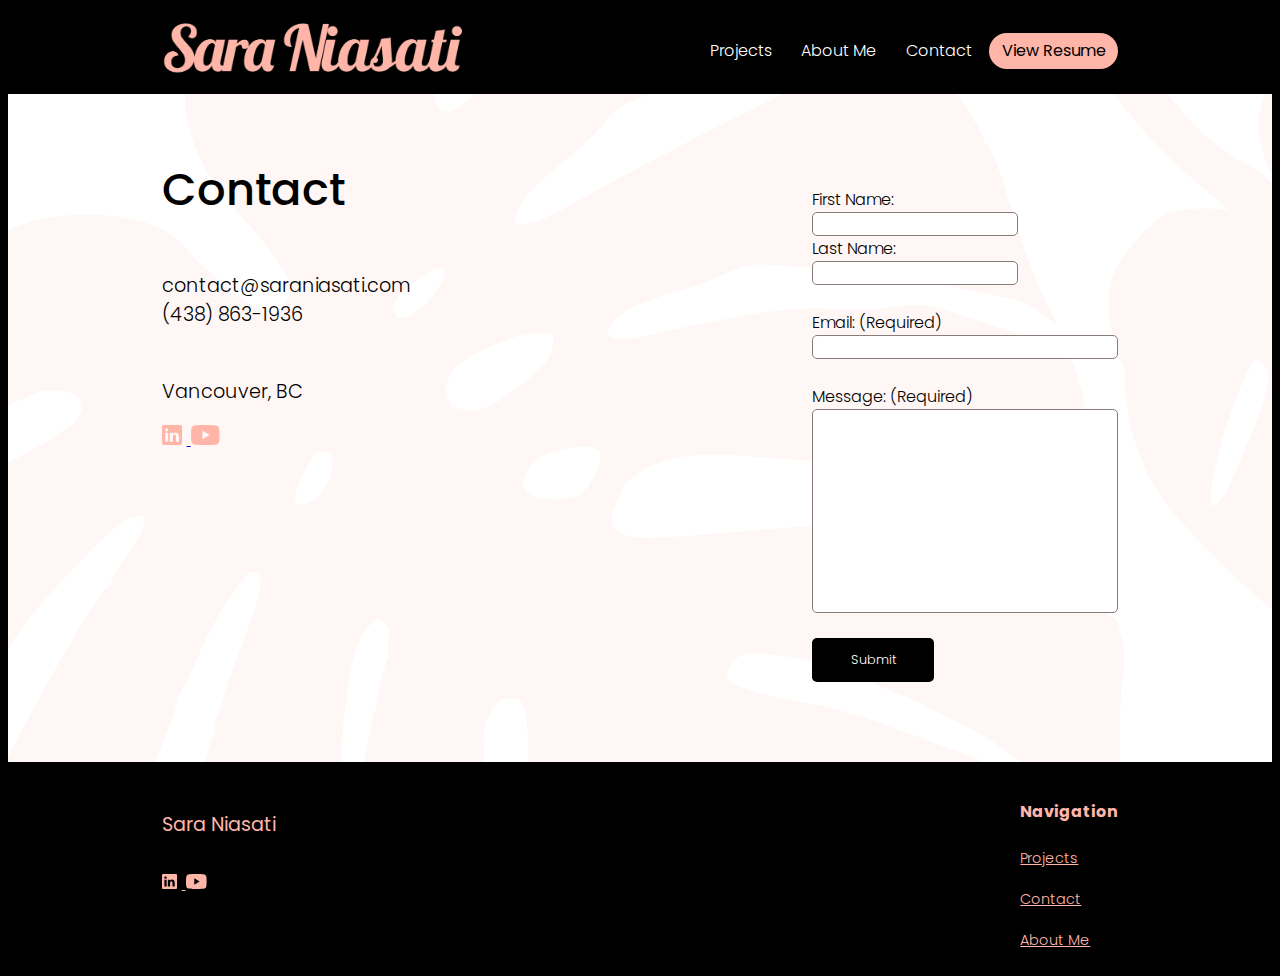
<file: Contact.html>
<!DOCTYPE html>
<html lang="en">
<head>
    <meta charset="UTF-8">
    <meta name="viewport" content="width=device-width, initial-scale=1.0">
    <title>Contact | SaraNiasati.com</title>
    <meta charset="UTF-8">
    <meta name="viewport" content="width=device-width, initial-scale=1.0">
    <link rel="stylesheet" href="style.css">
    <link rel="preconnect" href="https://fonts.googleapis.com">
    <link rel="preconnect" href="https://fonts.gstatic.com" crossorigin>
    <link href="https://fonts.googleapis.com/css2?family=Poppins:wght@300;400;500;600&display=swap" rel="stylesheet">
</head>
<body>
    <nav>
        <div>
            <img src="Images and Files/Logo.png" alt="Sara Niasati Portfolio Logo">
        </div>
        <div class="nav-buttons">
            <a target="_blank" href="Projects.html" class="tertiary-button">Projects</a>
            <a target="_blank" href="Home.html#aboutme-section" class="tertiary-button">About Me</a>
            <a href="Contact.html" class="tertiary-button">Contact</a>
            <a target="_blank" href="Images and Files/Sara.Niasati.Resume.UX.pdf" class="primary-button">View Resume</a>
        </div>
        <div class="hamburger-menu">
            <img src="Images and Files/charm_menu-hamburger.svg" alt="Hamburger Menu">
        </div>
    </nav>
    <section id="contact-form">
        <div>
            <h1>Contact</h1>
            <p>contact@saraniasati.com<br>(438) 863-1936</p>
            <p>Vancouver, BC</p>
            <a class="linkedin" href="https://www.linkedin.com/in/sara-niasati/" target="_blank">
                <img src="Images and Files/linkedinpink.svg" alt="">
            </a>
            <a class="youtube" href="https://www.youtube.com/@saraniasati" target="_blank">
                <img src="Images and Files/youtubepink.svg" alt="">
            </a>
        </div>
        <div><form id="form-container" action="">
            <label for="fname">First Name:</label>
            <input type="text" id="fname" name="fname">
            <label for="lname">Last Name:</label>
            <input type="text" id="lname" name="lname"><br>
            <label for="email">Email: (Required)</label>
            <input required type="email" id="email" name="email"><br>
            <label for="message">Message: (Required)</label>
            <input required type="text" id="message" name="message"><br>
            <button class="secondary-button" type="submit" >Submit</button>
        </form></div>
    </section>
    <footer>
        <div>
            <h5>Sara Niasati</h5>
            <a href="https://www.linkedin.com/in/sara-niasati/" target="_blank">
                <img src="Images and Files/linkedinpink.svg" alt="">
            </a>
            <a href="https://www.youtube.com/@saraniasati" target="_blank">
                <img src="Images and Files/youtubepink.svg" alt="">
            </a>
        </div>
        <div>
            <h4>Navigation</h4>
            <p>
                <a target="_blank" href="Projects.html">Projects</a>
            </p>
            <p>
                <a href="Contact.html">Contact</a>
            </p>
            <p>
                <a target="_blank" href="Home.html#aboutme-section">About Me</a>
            </p>
        </div>
    </footer>
</body>
</html>
</file>
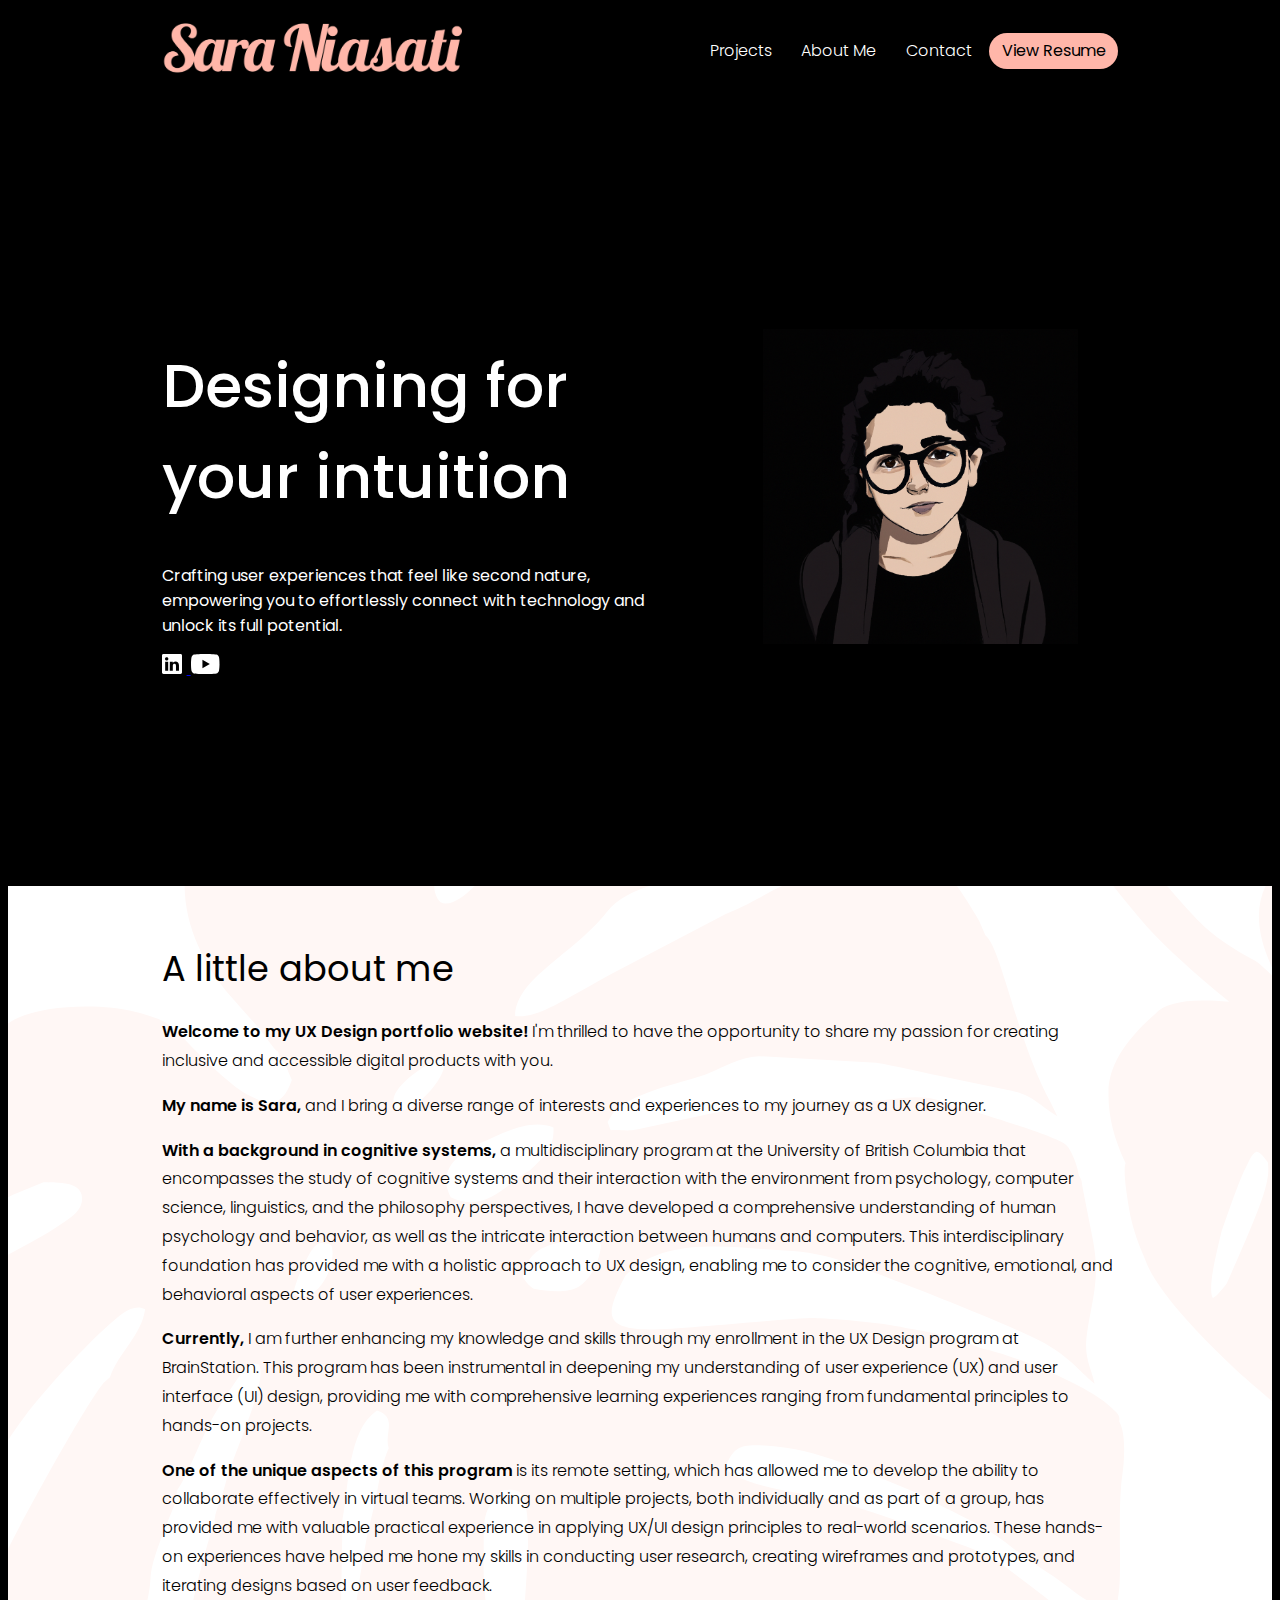
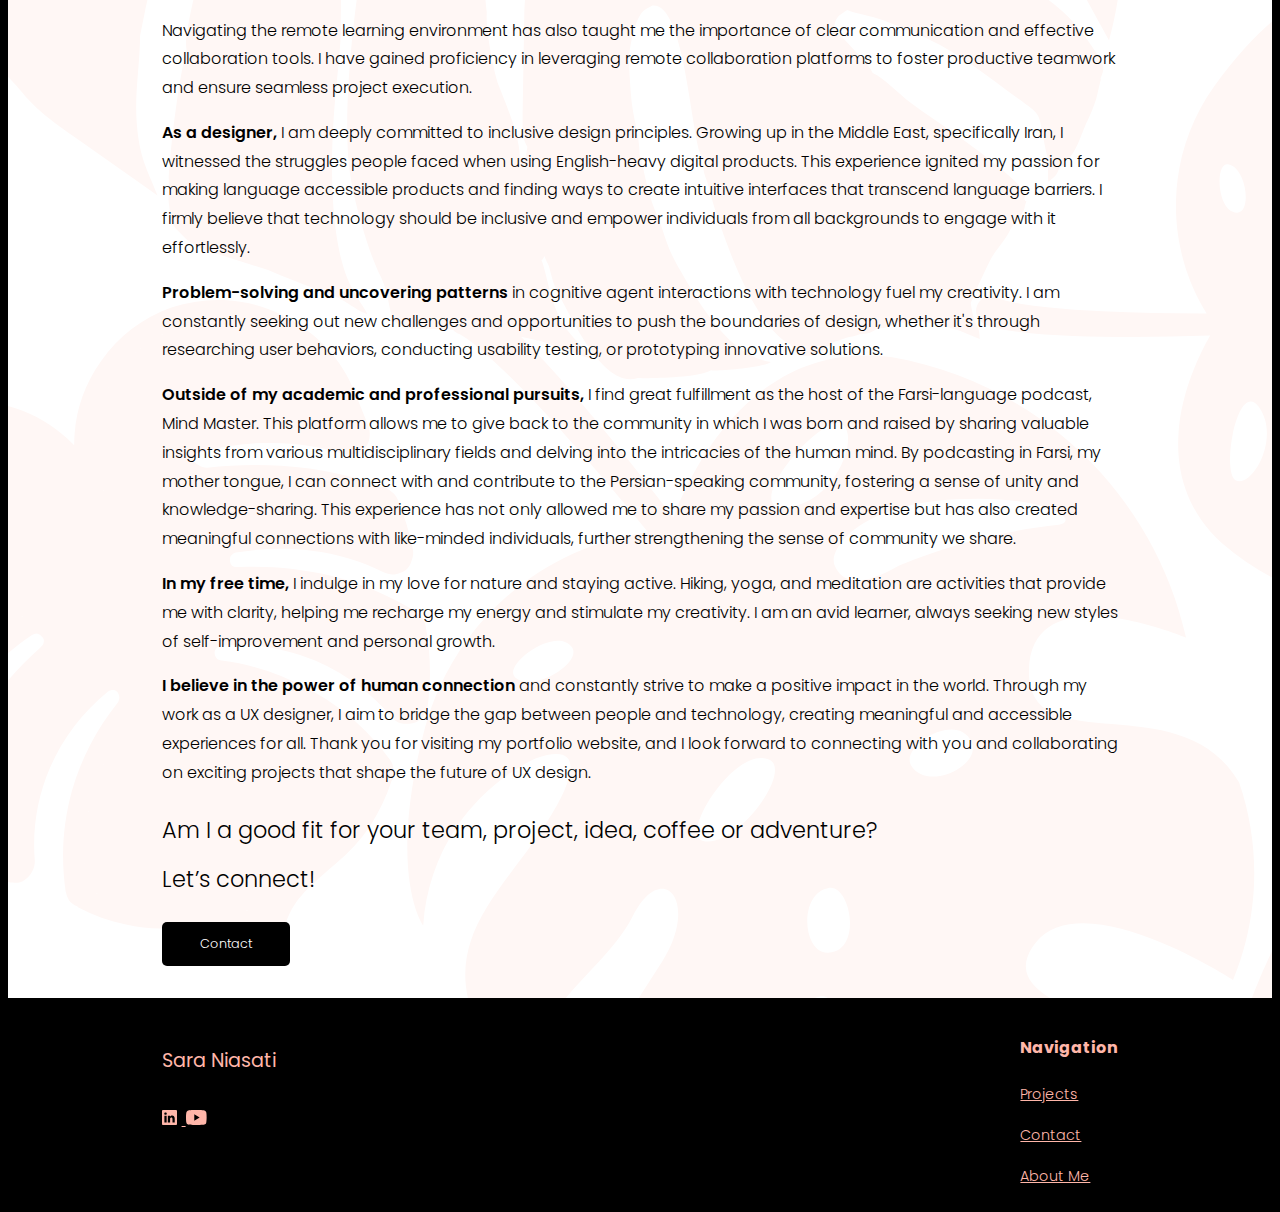
<file: Home.html>
<!DOCTYPE html>
<html lang="en">

<head>
    <meta charset="UTF-8">
    <meta name="viewport" content="width=device-width, initial-scale=1.0">
    <title>Home | SaraNiasati.com
    </title>
    <link rel="stylesheet" href="style.css">
    <link rel="preconnect" href="https://fonts.googleapis.com">
    <link rel="preconnect" href="https://fonts.gstatic.com" crossorigin>
    <link href="https://fonts.googleapis.com/css2?family=Poppins:wght@300;400;500;600&display=swap" rel="stylesheet">
</head>

<body>  
    <nav>
        <div>
            <img src="Images and Files/Logo.png" alt="Sara Niasati Portfolio Logo">
        </div>
        <div class="nav-buttons">
            <a target="_blank" href="Projects.html" class="tertiary-button">Projects</a>
            <a href="Home.html#aboutme-section" class="tertiary-button">About Me</a>
            <a target="_blank" href="Contact.html" class="tertiary-button">Contact</a>
            <a target="_blank" href="Images and Files/Sara.Niasati.Resume.UX.pdf" class="primary-button">View Resume</a>
        </div>
        <div class="hamburger-menu">
            <img src="Images and Files/charm_menu-hamburger.svg" alt="Hamburger Menu">
        </div>
    </nav>
    <section class="hero-section">
        <div>
            <h1>
                Designing for your intuition
            </h1>
            <p>
                Crafting user experiences that feel like second nature, empowering you to effortlessly connect with
                technology and unlock its full potential.
            </p>
            <a class="linkedin" href="https://www.linkedin.com/in/sara-niasati/" target="_blank">
                <img src="Images and Files/linkedin.svg" alt="">
            </a>
            <a class="youtube" href="https://www.youtube.com/@saraniasati" target="_blank">
                <img src="Images and Files/youtube.svg" alt="">
            </a>
        </div>
        <div class="my-illustration">
            <img src="Images and Files/DALL·E 2023-05-14 09.32.05 - illustration of a white middle eastern young woman with curly hair, round face and round glasses in tom boy style who is a designer in black backgroun.png"
                alt="">
        </div>
    </section>
    <section id="aboutme-section">
        <h1>A little about me</h1>
        <p><span>Welcome to my UX Design portfolio website!</span> I'm thrilled to have the opportunity to share my
            passion for creating inclusive and accessible digital products with you.</p>
        <p><span>My name is Sara,</span> and I bring a diverse range of interests and experiences to my journey as a UX
            designer.</p>
        <p><span>With a background in cognitive systems,</span> a multidisciplinary program at the University of British
            Columbia that encompasses the study of cognitive systems and their interaction with the environment from
            psychology, computer science, linguistics, and the philosophy perspectives, I have developed a comprehensive
            understanding of human psychology and behavior, as well as the intricate interaction between humans and
            computers. This interdisciplinary foundation has provided me with a holistic approach to UX design, enabling
            me to consider the cognitive, emotional, and behavioral aspects of user experiences.</p>
        <p><span>Currently,</span> I am further enhancing my knowledge and skills through my enrollment in the UX Design
            program at BrainStation. This program has been instrumental in deepening my understanding of user experience
            (UX) and user interface (UI) design, providing me with comprehensive learning experiences ranging from
            fundamental principles to hands-on projects.</p>
        <p><span>One of the unique aspects of this program</span> is its remote setting, which has allowed me to develop
            the ability to collaborate effectively in virtual teams. Working on multiple projects, both individually and
            as part of a group, has provided me with valuable practical experience in applying UX/UI design principles
            to real-world scenarios. These hands-on experiences have helped me hone my skills in conducting user
            research, creating wireframes and prototypes, and iterating designs based on user feedback.</p>
        <p>Navigating the remote learning environment has also taught me the importance of clear communication and
            effective collaboration tools. I have gained proficiency in leveraging remote collaboration platforms to
            foster productive teamwork and ensure seamless project execution.</p>
        <p><span>As a designer,</span> I am deeply committed to inclusive design principles. Growing up in the Middle
            East, specifically Iran, I witnessed the struggles people faced when using English-heavy digital products.
            This experience ignited my passion for making language accessible products and finding ways to create
            intuitive interfaces that transcend language barriers. I firmly believe that technology should be inclusive
            and empower individuals from all backgrounds to engage with it effortlessly.</p>
        <p><span>Problem-solving and uncovering patterns</span> in cognitive agent interactions with technology fuel my
            creativity. I am constantly seeking out new challenges and opportunities to push the boundaries of design,
            whether it's through researching user behaviors, conducting usability testing, or prototyping innovative
            solutions.</p>
        <p><span>Outside of my academic and professional pursuits,</span> I find great fulfillment as the host of the
            Farsi-language podcast, Mind Master. This platform allows me to give back to the community in which I was
            born and raised by sharing valuable insights from various multidisciplinary fields and delving into the
            intricacies of the human mind. By podcasting in Farsi, my mother tongue, I can connect with and contribute
            to the Persian-speaking community, fostering a sense of unity and knowledge-sharing. This experience has not
            only allowed me to share my passion and expertise but has also created meaningful connections with
            like-minded individuals, further strengthening the sense of community we share.</p>
        <p><span>In my free time,</span> I indulge in my love for nature and staying active. Hiking, yoga, and
            meditation are activities that provide me with clarity, helping me recharge my energy and stimulate my
            creativity. I am an avid learner, always seeking new styles of self-improvement and personal growth.</p>
        <p><span>I believe in the power of human connection</span> and constantly strive to make a positive impact in
            the world. Through my work as a UX designer, I aim to bridge the gap between people and technology, creating
            meaningful and accessible experiences for all. Thank you for visiting my portfolio website, and I look
            forward to connecting with you and collaborating on exciting projects that shape the future of UX design.
        </p>
        <h5>Am I a good fit for your team, project, idea, coffee or adventure?</h5>
        <h5>Let’s connect!</h5>
        <button class="secondary-button">Contact</button>
    </section>
    <footer>
        <div>
            <h5>Sara Niasati</h5>
            <a href="https://www.linkedin.com/in/sara-niasati/" target="_blank">
                <img src="Images and Files/linkedinpink.svg" alt="">
            </a>
            <a href="https://www.youtube.com/@saraniasati" target="_blank">
                <img src="Images and Files/youtubepink.svg" alt="">
            </a>
        </div>
        <div>
            <h4>Navigation</h4>
            <p>
                <a target="_blank" href="Projects.html">Projects</a>
            </p>
            <p>
                <a target="_blank" href="Contact.html">Contact</a>
            </p>
            <p>
                <a href="#aboutme-section">About Me</a>
            </p>
        </div>
    </footer>
</body>

</html>
</file>
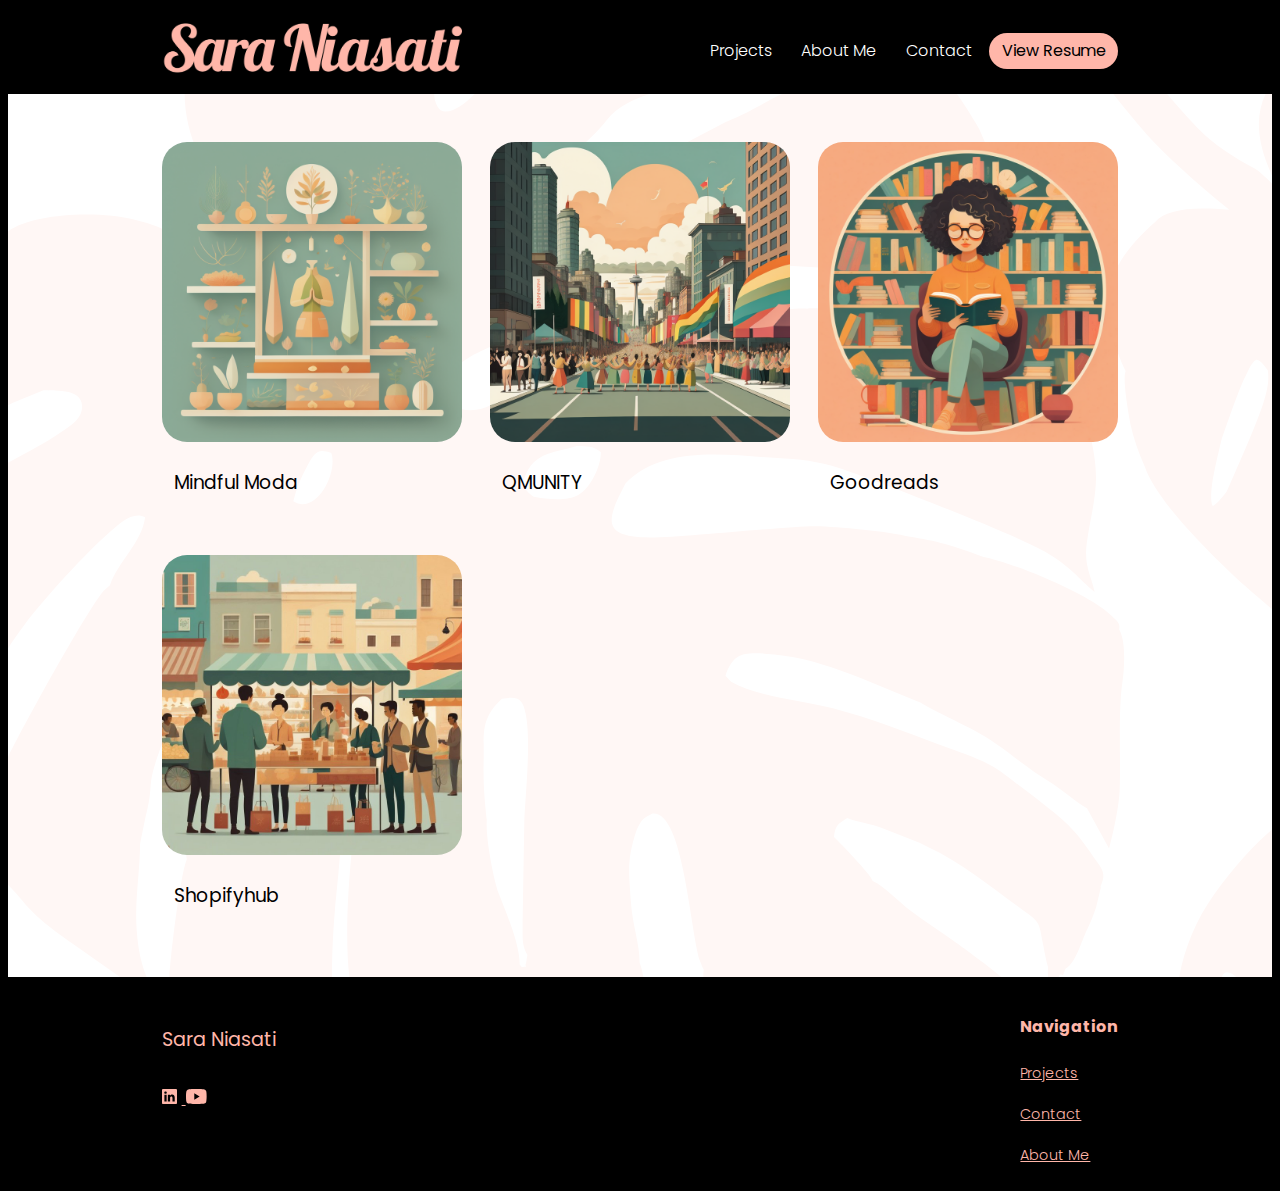
<file: Projects.html>
<!DOCTYPE html>
<html lang="en">

<head>
    <meta charset="UTF-8">
    <meta name="viewport" content="width=device-width, initial-scale=1.0">
    <title>Projects | SaraNiasati.com</title>
    <meta charset="UTF-8">
    <meta name="viewport" content="width=device-width, initial-scale=1.0">
    <title>Document</title>
    <link rel="stylesheet" href="style.css">
    <link rel="preconnect" href="https://fonts.googleapis.com">
    <link rel="preconnect" href="https://fonts.gstatic.com" crossorigin>
    <link href="https://fonts.googleapis.com/css2?family=Poppins:wght@300;400;500;600&display=swap" rel="stylesheet">
</head>

<body>
    <nav>
        <div>
            <img src="Images and Files/Logo.png" alt="Sara Niasati Portfolio Logo">
        </div>
        <div class="nav-buttons">
            <a href="Projects.html" class="tertiary-button">Projects</a>
            <a target="_blank" href="Home.html#aboutme-section" class="tertiary-button">About Me</a>
            <a target="_blank" href="Contact.html" class="tertiary-button">Contact</a>
            <a target="_blank" href="Images and Files/Sara.Niasati.Resume.UX.pdf" class="primary-button">View Resume</a>
        </div>
        <div class="hamburger-menu">
            <img src="Images and Files/charm_menu-hamburger.svg"Hamburger Menu">
        </div>
    </nav>
    <section id="projects-section">
        <div>
            <img src="Images and Files/MindfulModa.png" alt="">
            <h3>Mindful Moda</h3>
        </div>
        <div>
            <img src="Images and Files/QMUNITY.png" alt="">
            <h3>QMUNITY</h3>
        </div>
        <div>
            <img src="Images and Files/Goodreads.png" alt="">
            <h3>Goodreads</h3>
        </div>
        <div>
            <img src="Images and Files/Shopify.jpg">
            <h3>Shopifyhub</h3>
        </div>
    </section>
    <footer>
        <div>
            <h5>Sara Niasati</h5>
            <a href="https://www.linkedin.com/in/sara-niasati/" target="_blank">
                <img src="Images and Files/linkedinpink.svg" alt="">
            </a>
            <a href="https://www.youtube.com/@saraniasati" target="_blank">
                <img src="Images and Files/youtubepink.svg" alt="">
            </a>
        </div>
        <div>
            <h4>Navigation</h4>
            <p>
                <a href="Projects.html">Projects</a>
            </p>
            <p>
                <a target="_blank" href="Contact.html">Contact</a>
            </p>
            <p>
                <a target="_blank" href="Home.html#aboutme-section">About Me</a>
            </p>
        </div>
    </footer>
</body>

</html>
</file>
<file: Home.css>
:root {
    --background1: #1A3C4D;
    --background2: #2B4F60;
    --icon1: #8BA8AE;
    --icon2: #BDC7C9;
    --text1: #DCB4A6;
    --text2: #EAD3CB;
    --extra1: #5E2B38;
    --extra2: #845460;
}

* {
    box-sizing: border-box;
    font-family: 'Acme', sans-serif;
    margin: 0;
}

html {
    background-color: var(--background1);
}

.pink-title {
    color: var(--text1);
    font-size: 78px;
}

.yellow-text {
    color: var(--text2);
    font-size: 20px;
    /* margin-left: 77px; */
    margin-top: -10px;
}

html {
    font-size: 62.5%;
    font-family: 'Roboto', sans-serif;
}

li {
    list-style: none;
}

a {
    text-decoration: none;
}


.navbar {
    display: flex;
    justify-content: flex-end;
    align-items: center;
    padding: 1rem 1.5rem;
}

.hamburger {
    display: none;
}

.bar {
    display: block;
    width: 25px;
    height: 3px;
    margin: 5px auto;
    -webkit-transition: all 0.3s ease-in-out;
    transition: all 0.3s ease-in-out;
    background-color: var(--icon2);
}

.nav-menu {
    display: flex;
    justify-content: space-between;
    align-items: center;
}

.nav-item {
    margin-left: 5rem;
}

.nav-link {
    font-size: 15px;
    font-weight: 400;
    color: var(--text1);
}

.nav-link:hover {
    color: var(--extra1);
}

.nav-item-contact {
    margin: 1rem 0 1rem 0;
    display: none;
}
/* title wrapper css secction */
.small-wrapper {
    display: flex;
    align-items: end;
    flex-direction: column;
}
.big-wrapper {
    display: flex;
    justify-content: start;
}
/* responsive section for mobile */
@media only screen and (max-width: 768px) {
    .nav-menu {
        position: fixed;
        left: -100%;
        top: 5rem;
        flex-direction: column;
        background-color: var(--background2);
        width: 100%;
        border-radius: 10px;
        text-align: center;
        transition: 0.3s;
        box-shadow:
            0 10px 27px rgba(0, 0, 0, 0.05);
    }

    .nav-menu.active {
        left: 0;
    }

    .nav-item {
        margin: 1.5rem 0;
    }

    .hamburger {
        display: block;
        cursor: pointer;
    }

    .hamburger.active .bar:nth-child(2) {
        opacity: 0;
    }

    .hamburger.active .bar:nth-child(1) {
        -webkit-transform: translateY(8px) rotate(45deg);
        transform: translateY(8px) rotate(45deg);
    }

    .hamburger.active .bar:nth-child(3) {
        -webkit-transform: translateY(-8px) rotate(-45deg);
        transform: translateY(-8px) rotate(-45deg);
    }

    .nav-link {
        font-size: 40px;
    }

    .small-wrapper {
        align-items: center;
    }
    .big-wrapper{
        justify-content: center;
    }
}

.footer {
    display: flex;
    justify-content: space-around;
    align-items: center;
    margin: 0 35%;
}

.footer svg {
    transform: scale(0.5);
}
</file>
<file: style.css>
/* site wide style */
* {
    font-family: 'Poppins', sans-serif;
    /* border: 1px solid red; */
}

body {
    background-color: black;
    /* margin: 0 12vw; */
}

 /* header */
nav {
    display: flex;
    justify-content: space-between;
    flex-direction: row;
    align-items: center;
    position: sticky;
    top: 0;
    background-color: black;
}

 /* logo size */
nav>div>img {
    max-width: 300px;
}

 /* i.e. navigation buttons excluding the resume */
button,
a.tertiary-button {
    font-family: 'Poppins', sans-serif;
    font-size: 1rem;
    font-weight: 300;
    padding: 0.4rem 0.8rem;
    border: none;
    text-decoration: none;
}

 /* i.e.resume button */
a.primary-button {
    border-radius: 20px;
    background-color: #FFB6A9;
    font-weight: 400;
    text-decoration: none;
    color: black;
    padding: 0.4rem 0.8rem;
}

 /* i.e. submit button */
.secondary-button {
    border-radius: 5px;
    background-color: black;
    color: white;
    font-size: .8rem;
    padding: .8rem 2.4rem;

}

 /* i.e. navigation buttons excluding the resume */
.tertiary-button {
    color: white;
    background-color: black;
}

 /* hamburger menu exists but does not sho on desktop version */
.hamburger-menu {
    display: none;
}

.hero-section {
    color: white;
    height: 88vh;
    display: flex;
    flex-direction: row;
    justify-content: space-between;
    align-items: center;
    font-family: 'Poppins', sans-serif;
}

 /* tagline and explanation section */
.hero-section>div:nth-child(1) {
    max-width: 500px;
}

.hero-section h1 {
    font-weight: 500;
    font-size: 3.8rem;
}

.hero-section p {
    font-weight: 400;
    font-size: 1rem;
}

.my-illustration>img {
    max-height: 315px;
    padding-right: 40px;
}

.linkedin>img,
.youtube>img {
    margin-right: 5px;
    max-height: 20px;
}

#aboutme-section {
    font-family: 'Poppins', sans-serif;
    background-image: url('Images\ and\ Files//Desktop - 7.svg');
    padding-top: 2rem;
    padding-bottom: 2rem;
}

#aboutme-section>h1 {
    font-weight: 400;
    font-size: 2.2rem;
}

#aboutme-section>p {
    font-weight: 300;
    font-size: 1rem;
    line-height: 1.8em;
}

#aboutme-section>h5 {
    font-weight: 300;
    font-size: 1.4rem;
    line-height: .5em;
}

#aboutme-section span {
    font-weight: 600;
}

 /* Margin of 12vw everywhere unless stated
 because of the background image I could not use margin itself */
nav,
section,
footer {
    padding: 0 12vw;
}

footer{
    color: #FFB6A9;
    display: flex;
    flex-direction: row;
    justify-content: space-between;
    padding-top: 1rem;
}

footer a{
    color: #FFB6A9;
    font-weight: 300;
    font-size: .9rem;
}

footer h5{
    font-weight: 400;
    font-size: 1.2rem;
}

 /* youtube and linkedin logos */
footer img{
    margin-right: 5px;
    max-height: 15px;
}

#projects-section{
    display: flex;
    flex-direction: row;
    flex-wrap: wrap;
    justify-content: space-between;
    background-image: url('Images\ and\ Files//Desktop - 7.svg');
    padding-top: 3rem;
    padding-bottom: 3rem;
    row-gap: 40px;
}

#projects-section > div{
    width: 300px;
}

#projects-section img{
    width: 300px;
    border-radius: 25px;
}

#projects-section h3{
    margin-left: 12px;
    font-weight: 400;
}

 /* aka the contact section */
#contact-form{
    background-image: url('Images\ and\ Files//Desktop - 7.svg');
    display: flex;
    flex-direction: row;
    align-items: baseline;
    justify-content: space-between;
    padding-top: 2rem;
    padding-bottom: 5rem;
}

 /* form only */
#form-container{
    display: flex;
    flex-direction: column;
    align-items:start ;
    justify-content: space-between;
    font-weight: 300;
    font-size: 1rem;
}

#fname, #lname{
    width: 200px;
}

#email, #message{
    width: 300px;
}

#message{
    height: 200px;
}

#form-container input{
    border: .5px solid #8A7B7B;
    border-radius: 5px;
}

#contact-form h1{
    font-weight: 500;
    font-size: 2.8rem;
}

#contact-form p{
    font-weight: 300;
    font-size: 1.2rem;
    margin-top: 3rem;
}



@media screen and (max-width: 768px) {
     /* hamburger menu is visible in mobile version */
    .hamburger-menu {
        display: block;
    }

    .nav-buttons {
        display: none;
    }

    .hero-section{
        flex-direction: column-reverse;
        padding-top: 2rem;
        padding-bottom: 2rem;
    }

    .hero-section h1 {
        font-size: 3rem;
    }

     /* logo */
    nav>div>img {
        max-width: 200px;
    }

    .my-illustration>img {
        max-height: 250px;
        padding-right: 0;
    }
    nav,
    section,
    footer {
        padding: 0 8vw;
    }

    #aboutme-section>h5 {
        line-height: 1.5em;
    }
    #contact-form{
        flex-direction: column;
    }

    #contact-form > div:nth-child(1){
        margin-bottom: 3rem;
    }
}
</file>
